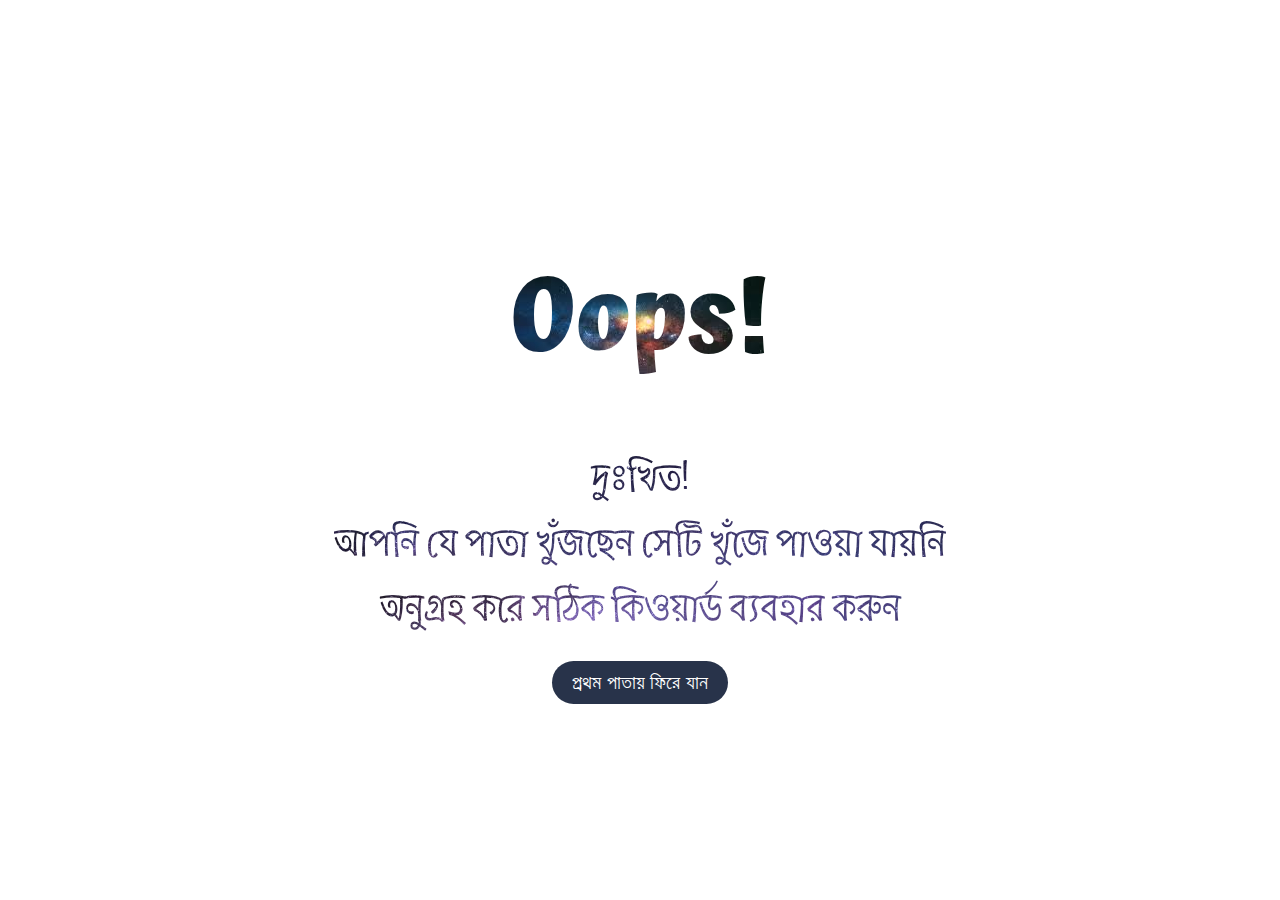
<file: 404_not_found_page/index.html>
<!DOCTYPE html>
<html lang="en-US">
    <head>
        <meta charset="UTF-8">
        <meta name="description" content="404 not found page">
        <meta name="keywords" content="HTMl, CSS">
        <meta name="author" content="Rakib Hasan">
        <meta name="viewport" content="width=device-width initial-scale=1.0">
        <meta http-equiv="X-UA-Compatible" content="ie=edge"> 
        <link href="https://fonts.googleapis.com/css?family=Atma:400,700&display=swap" rel="stylesheet"> 
        <link rel="icon" type="image/x-icon" href="icon.ico">
        <title>404 Not Found</title>
        <link rel="stylesheet" type="text/css" href="style.css">  
    </head>
    <body>
        <div class="total-area">
           <div class="text-area">
           <div class="main-heading-1">
              <div class="heading-image">
               <h1 id="mh1">Oops!</h1>
               </div>
           </div>
           <div class="sub-heading-image">
            <div class="sub-heading">
                <p>দুঃখিত!</p>
            </div>
            <div class="sub-heading-1">
                <p>আপনি যে পাতা খুঁজছেন সেটি খুঁজে পাওয়া যায়নি</p>
            </div>
            <div class="sub-heading-2">
                <p>অনুগ্রহ করে সঠিক কিওয়ার্ড ব্যবহার করুন</p>
            </div>
            </div>
            </div>
            <div class="btn">
                <a href="https://www.google.com/"><button type="button">প্রথম পাতায় ফিরে যান</button></a>
            </div>
        </div>
    </body>
</html>
</file>
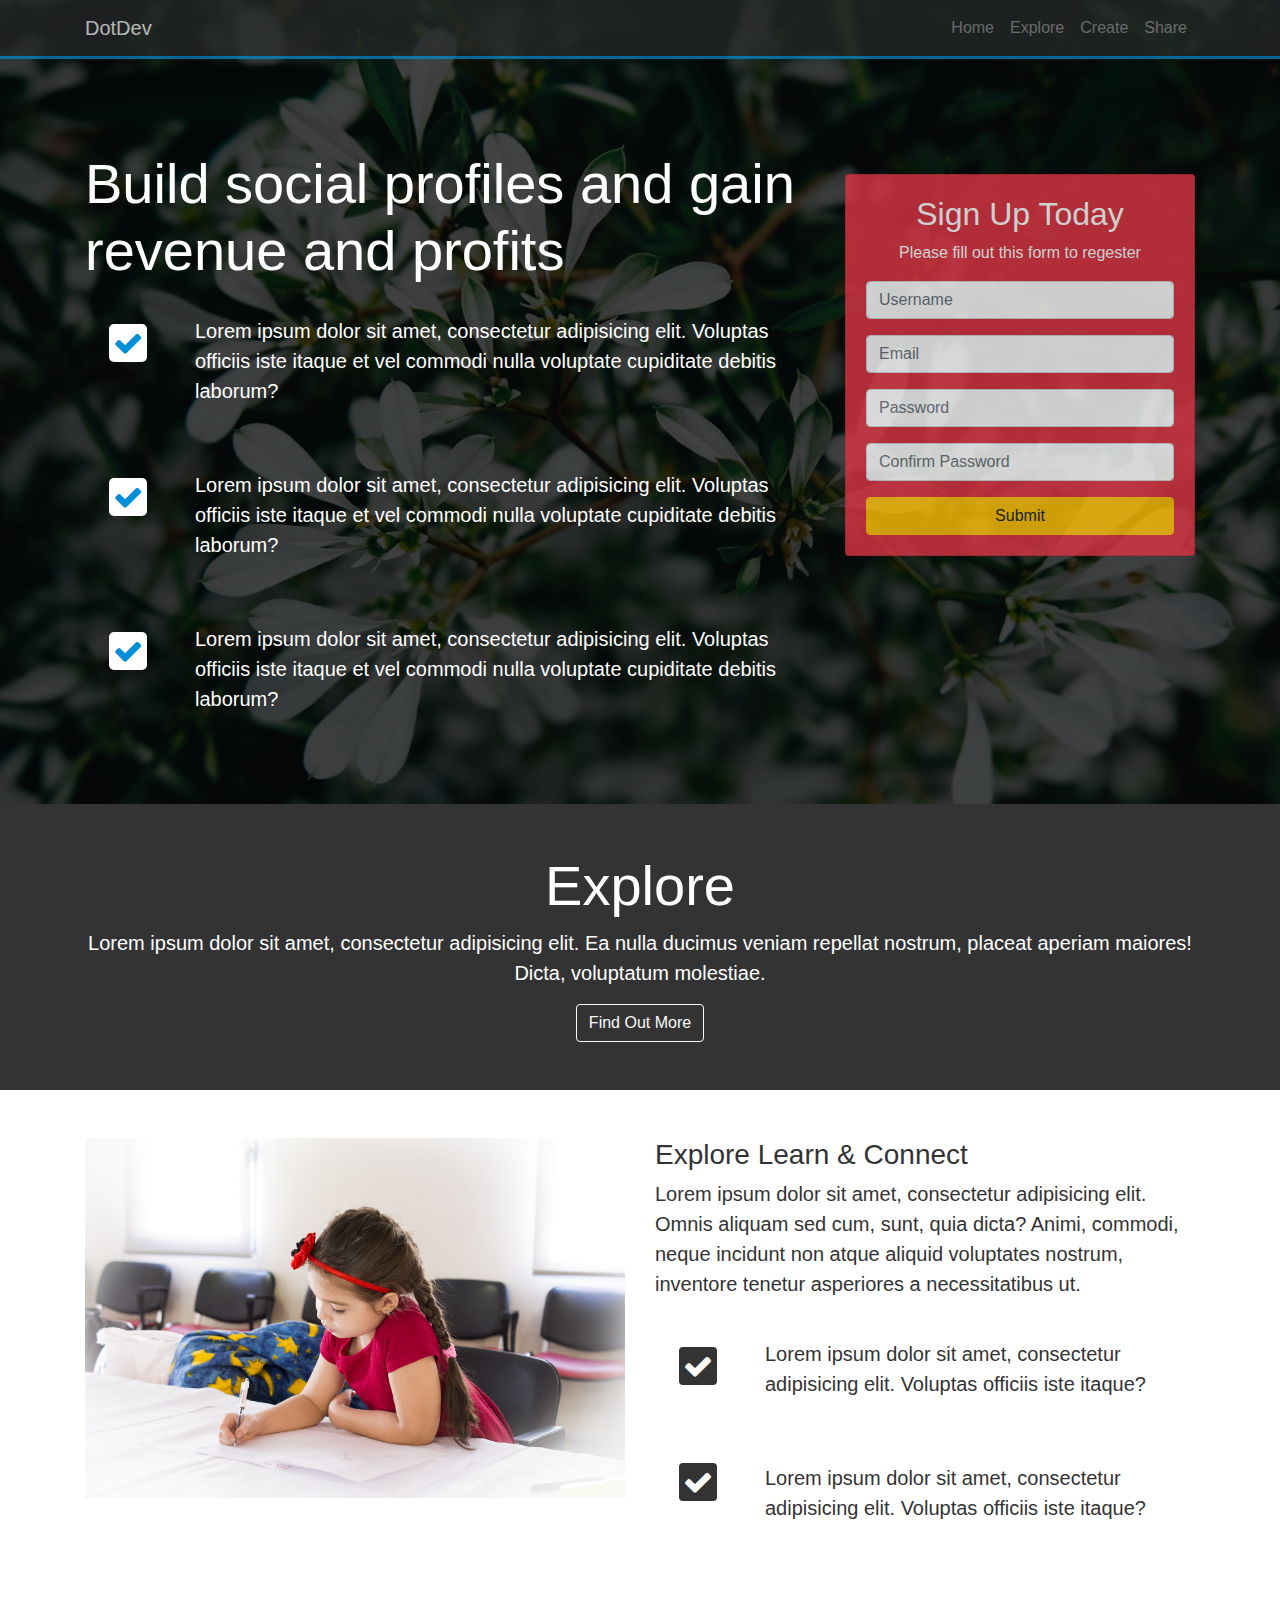
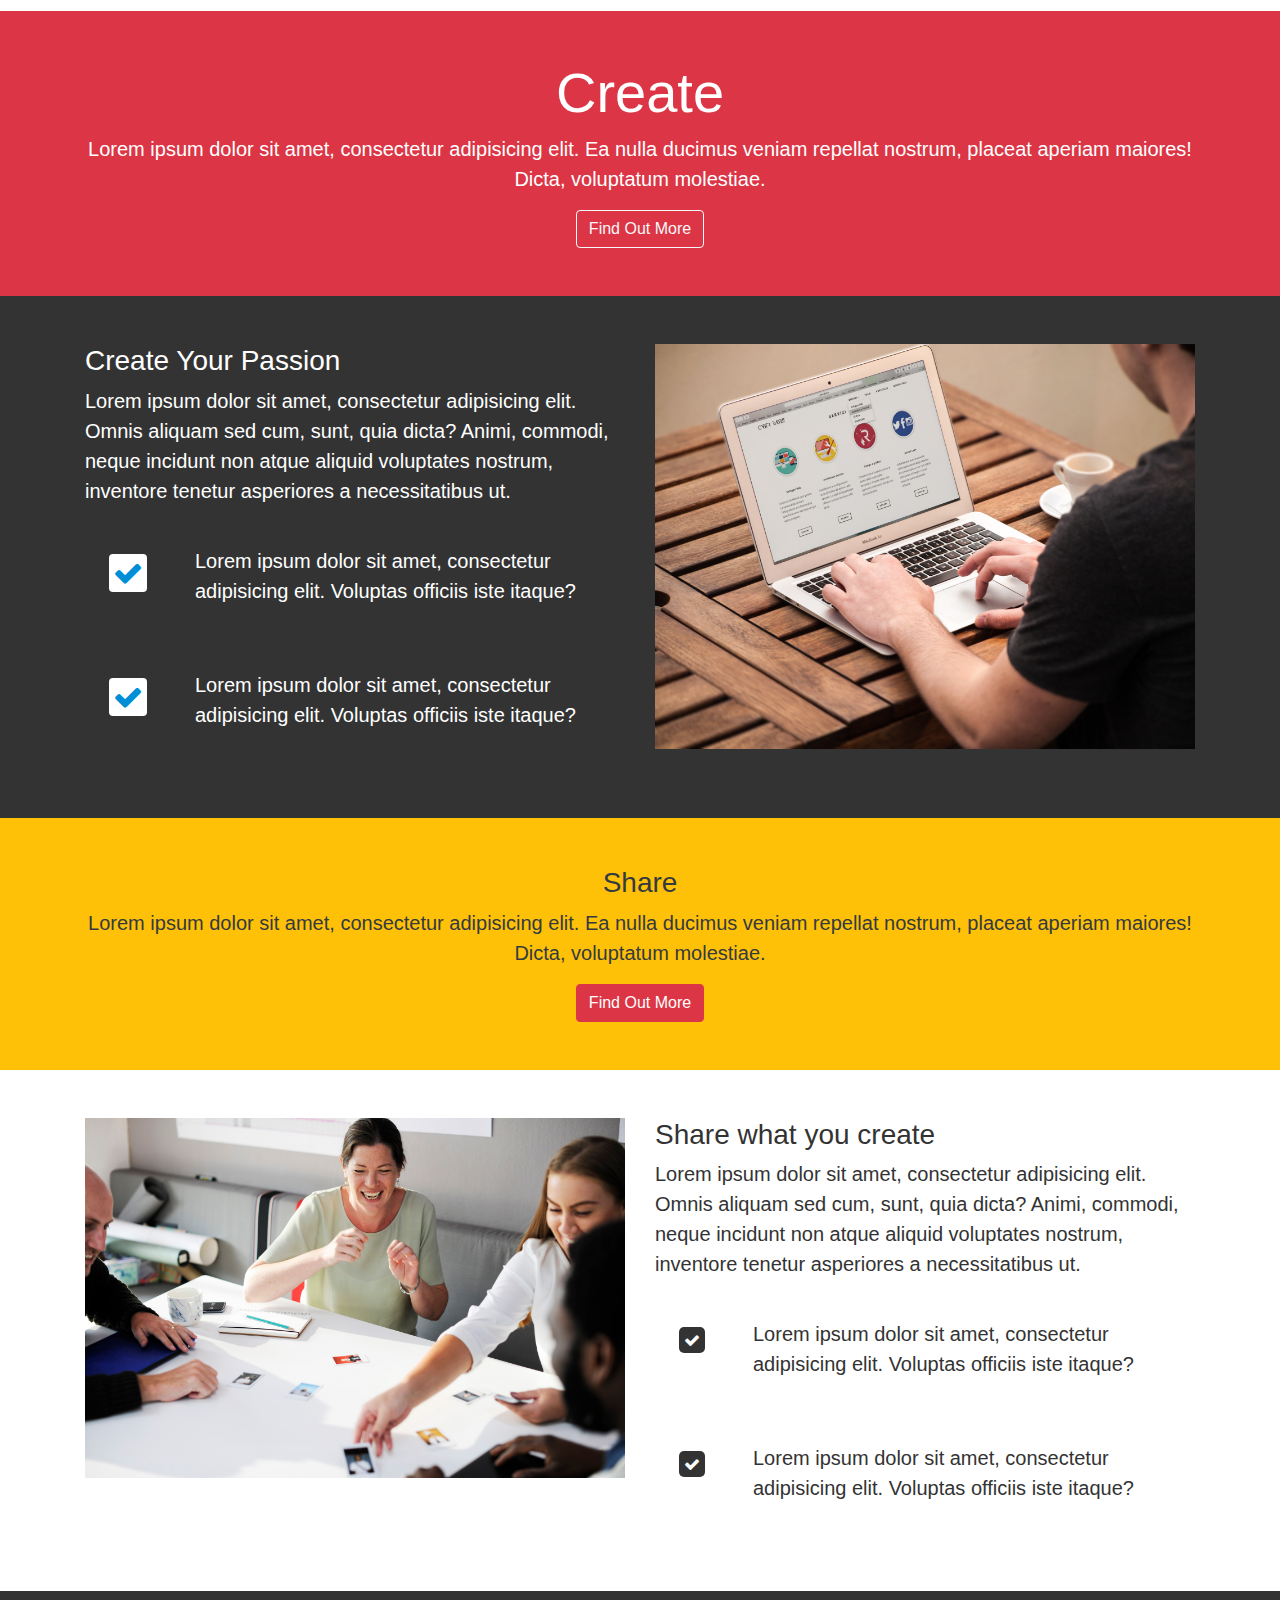
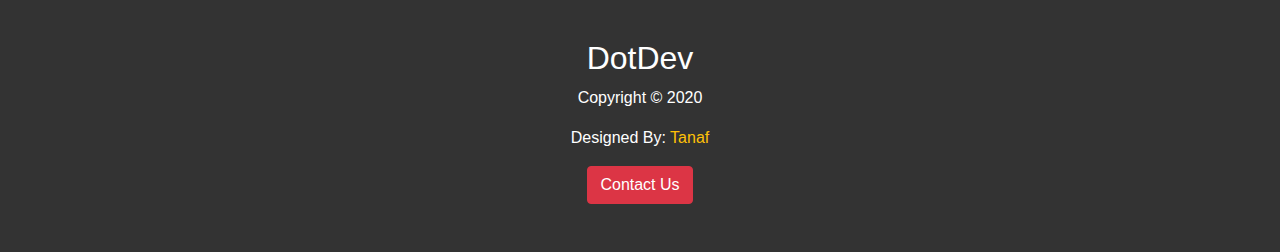
<file: dot_dev/index.html>
<!DOCTYPE html>
<html lang="en">
<head>
  <meta charset="UTF-8">
  <meta name="viewport" content="width=device-width, initial-scale=1.0">
  <meta http-equiv="X-UA-Compatible" content="ie=edge">
  <link rel="shortcut icon" type="image/x-icon" href="assets/img/m.png">
  <link rel="stylesheet" href="assets/css/font-awesome.min.css">
  <link rel="stylesheet" href="assets/css/bootstrap.css">
  <link rel="stylesheet" href="assets/css/style.css">
  <title>DotDev</title>
</head>
<body>
  <nav class="navbar navbar-dark navbar-expand-md fixed-top">
    <div class="container">
      <a class="navbar-brand" href="#">DotDev</a>
      <button class="navbar-toggler navbar-toggler-right"><span class="navbar-toggler-icon" type="button" data-toggle="collapse" data-target="#navbarNav"></span></button>
      <div class="collapse navbar-collapse text-center" id="navbarNav">
        <ul class="navbar-nav ml-auto">
          <li class="nav-item"><a class="nav-link" href="#home-top-section">Home</a></li>
          <li class="nav-item"><a class="nav-link" href="#explore-head-section">Explore</a></li>
          <li class="nav-item"><a class="nav-link" href="#create-head-section">Create</a></li>
          <li class="nav-item"><a class="nav-link" href="#share-head-section">Share</a></li>
        </ul>
      </div>
    </div>
  </nav>

  <!--HEAD SECTION-->

  <section id="home-top-section">
      <div class="dark-overlay">
          <div class="home-inner">
              <div class="container">
                  <div class="row">
                      <div class="col-lg-8 col-md-12 d-none d-sm-block">
                          <h1 class="display-4">Build <strong>social profiles</strong> and gain<br> revenue and <strong>profits</strong></h1>
                          <div class="d-flex flex-row">
                              <div class="p-4 align-self-start mt-2">
                                  <i class="fa fa-check"></i>
                              </div>
                              <div class="p-4 align-self-end">
                                  <p class="lead">Lorem ipsum dolor sit amet, consectetur adipisicing elit. Voluptas officiis iste itaque et vel commodi nulla voluptate cupiditate debitis laborum? </p>
                              </div>
                          </div>
                          <div class="d-flex flex-row">
                              <div class="p-4 align-self-start mt-2">
                                  <i class="fa fa-check"></i>
                              </div>
                              <div class="p-4 align-self-end">
                                  <p class="lead">Lorem ipsum dolor sit amet, consectetur adipisicing elit. Voluptas officiis iste itaque et vel commodi nulla voluptate cupiditate debitis laborum? </p>
                              </div>
                          </div>
                          <div class="d-flex flex-row">
                             <div class="p-4 mt-2 align-self-start">
                                 <i class="fa fa-check"></i>
                             </div>
                             <div class="p-4 align-self-end">
                                 <p class="lead">Lorem ipsum dolor sit amet, consectetur adipisicing elit. Voluptas officiis iste itaque et vel commodi nulla voluptate cupiditate debitis laborum? </p>
                             </div>
                          </div>
                      </div>
                      <div class="col-lg-4 col-md-12">
                         <div class="card bg-danger mt-4 card-form">
                            <div class="card-body text-center">
                                <h2>Sign Up Today</h2>   <p>Please fill out this form to regester</p>
                          <form>
                             <div class="form-group">
                                 <input class="form-control" type="text" placeholder="Username" name="user">
                             </div>
                             <div class="form-group">
                                 <input class="form-control" type="email" placeholder="Email" name="email">
                             </div>
                             <div class="form-group">
                                 <input class="form-control" type="password" placeholder="Password" name="pass1">
                             </div>
                             <div class="form-group">
                                 <input class="form-control" type="password" placeholder="Confirm Password" name="pass2">
                             </div>
                              <input class="btn btn-warning btn-block" type="submit" value="Submit">
                          </form>
                            </div>
                          </div>
                      </div>
                  </div>
              </div>
          </div>
      </div>
  </section>

  <!--EXPLORE-->

  <section id="explore-head-section">
      <div class="container">
          <div class="text-center py-5">
          <h1 class="display-4">Explore</h1>
          <p class="lead">Lorem ipsum dolor sit amet, consectetur adipisicing elit. Ea nulla ducimus veniam repellat nostrum, placeat aperiam maiores! Dicta, voluptatum molestiae.</p>
          <button class="btn btn-outline-light">Find Out More</button>
      </div>
      </div>
  </section>
  <section class="bg-explore py-5">
      <div class="container">
          <div class="row">
              <div class="col-md-12 col-lg-6 explore-img">
                  <img src="assets/img/explore.jpeg">
              </div>
              <div class="col-md-12 col-lg-6 ">
                  <h3>Explore Learn &amp; Connect</h3>
                  <p class="lead">Lorem ipsum dolor sit amet, consectetur adipisicing elit. Omnis aliquam sed cum, sunt, quia dicta? Animi, commodi, neque incidunt non atque aliquid voluptates nostrum, inventore tenetur asperiores a necessitatibus ut.</p>
                  <div class="d-flex flex-row">
                      <div class="p-4 mt-2">
                          <i class=" fa fa-check"></i>
                      </div>
                      <div class="p-4">
                          <p class="lead">Lorem ipsum dolor sit amet, consectetur adipisicing elit. Voluptas officiis iste itaque? </p>
                      </div>
                  </div>
                  <div class="d-flex flex-row">
                      <div class="p-4">
                          <i class="fa fa-check"></i>
                      </div>
                      <div class="p-4">
                          <p class="lead">Lorem ipsum dolor sit amet, consectetur adipisicing elit. Voluptas officiis iste itaque? </p>
                      </div>
                  </div>
              </div>
          </div>
      </div>
  </section>
  <section id="create-head-section" class="bg-danger">
      <div class="container text-center py-5">
          <h2 class="display-4">Create</h2>
          <p class="lead">Lorem ipsum dolor sit amet, consectetur adipisicing elit. Ea nulla ducimus veniam repellat nostrum, placeat aperiam maiores! Dicta, voluptatum molestiae.</p>
          <button class="btn btn-outline-light">Find Out More</button>
      </div>
  </section>
  <section class="bg-create">
      <div class="container py-5">
          <div class="row">
              <div class="col-md-12 col-lg-6">
                 <h3>Create Your Passion</h3>
                 <p class="lead">Lorem ipsum dolor sit amet, consectetur adipisicing elit. Omnis aliquam sed cum, sunt, quia dicta? Animi, commodi, neque incidunt non atque aliquid voluptates nostrum, inventore tenetur asperiores a necessitatibus ut.</p>
                  <div class="d-flex flex-row">
                      <div class="p-4 mt-2">
                          <i class="fa fa-check"></i>
                      </div>
                      <div class="p-4">
                          <p class="lead">Lorem ipsum dolor sit amet, consectetur adipisicing elit. Voluptas officiis iste itaque? </p>
                      </div>
                  </div>
                  <div class="d-flex flex-row">
                      <div class="p-4 mt-2">
                          <i class="fa fa-check"></i>
                      </div>
                      <div class="p-4">
                          <p class="lead">Lorem ipsum dolor sit amet, consectetur adipisicing elit. Voluptas officiis iste itaque? </p>
                      </div>
                  </div>
              </div>
              <div class="col-md-12 col-lg-6 create-img">
                  <img src="assets/img/create.jpeg">
              </div>
          </div>
      </div>
  </section>
  <section id="share-head-section" class="bg-warning text-dark">
      <div class="container text-center py-5">
          <h3>Share</h3>
          <p class="lead">Lorem ipsum dolor sit amet, consectetur adipisicing elit. Ea nulla ducimus veniam repellat nostrum, placeat aperiam maiores! Dicta, voluptatum molestiae.</p>
          <button class="btn btn-danger">Find Out More</button>
      </div>
  </section>
  <section class="bg-share py-5">
      <div class="container">
          <div class="row">
              <div class="col-md-12 col-lg-6 share-img">
                  <img src="assets/img/share.jpeg">
              </div>
              <div class="col-md-12 col-lg-6">
                 <h3>Share what you create</h3>
                 <p class="lead">Lorem ipsum dolor sit amet, consectetur adipisicing elit. Omnis aliquam sed cum, sunt, quia dicta? Animi, commodi, neque incidunt non atque aliquid voluptates nostrum, inventore tenetur asperiores a necessitatibus ut.</p>
                  <div class="d-flex flex-row">
                      <div class="p-4 mt-2">
                          <i class="fa fa-check"></i>
                      </div>
                      <div class="p-4">
                          <p class="lead">Lorem ipsum dolor sit amet, consectetur adipisicing elit. Voluptas officiis iste itaque? </p>
                      </div>
                  </div>
                  <div class="d-flex flex-row">
                      <div class="p-4 mt-2">
                          <i class="fa fa-check"></i>
                      </div>
                      <div class="p-4">
                          <p class="lead">Lorem ipsum dolor sit amet, consectetur adipisicing elit. Voluptas officiis iste itaque? </p>
                      </div>
                  </div>
              </div>
          </div>
      </div>
  </section>
  <footer class="text-center py-5">
      <div class="container">
          <h2>DotDev</h2>
          <p>Copyright &copy; 2020</p>
          <p>Designed By: <span class="text-warning">Tanaf</span></p>
          <button class="btn btn-danger" data-toggle="modal" data-target="#contact-modal">Contact Us</button>
          <div class="modal text-light" id="contact-modal">
              <div class="modal-dialog">
                  <div class="modal-content bg-dark">
                      <div class="modal-header">
                          <h5 class="modal-title">Contact</h5>
                          <button class="close text-light" data-dismiss="modal">&times;</button>
                      </div>
                      <div class="modal-body">
                          <form class="text-left">
                              <div class="form-group">
                                  <label for="name">Name</label>
                                  <input class="form-control" id="name" type="text">
                              </div>
                              <div class="form-group">
                                  <label for="mail">Email</label>
                                  <input class="form-control" id="mail" type="email">
                              </div>
                              <div class="form-group">
                                  <label for="msg"></label>
                                  <textarea class="form-control" id="msg"></textarea>
                              </div>
                              <input class="btn btn-danger" type="submit" value="Submit">
                          </form>
                      </div>
                  </div>
              </div>
          </div>
      </div>
  </footer>



  <script src="assets/js/jquery.min.js"></script>
  <script src="assets/js/popper.min.js"></script>
  <script src="assets/js/bootstrap.min.js"></script>
</body>
</html>
</file>
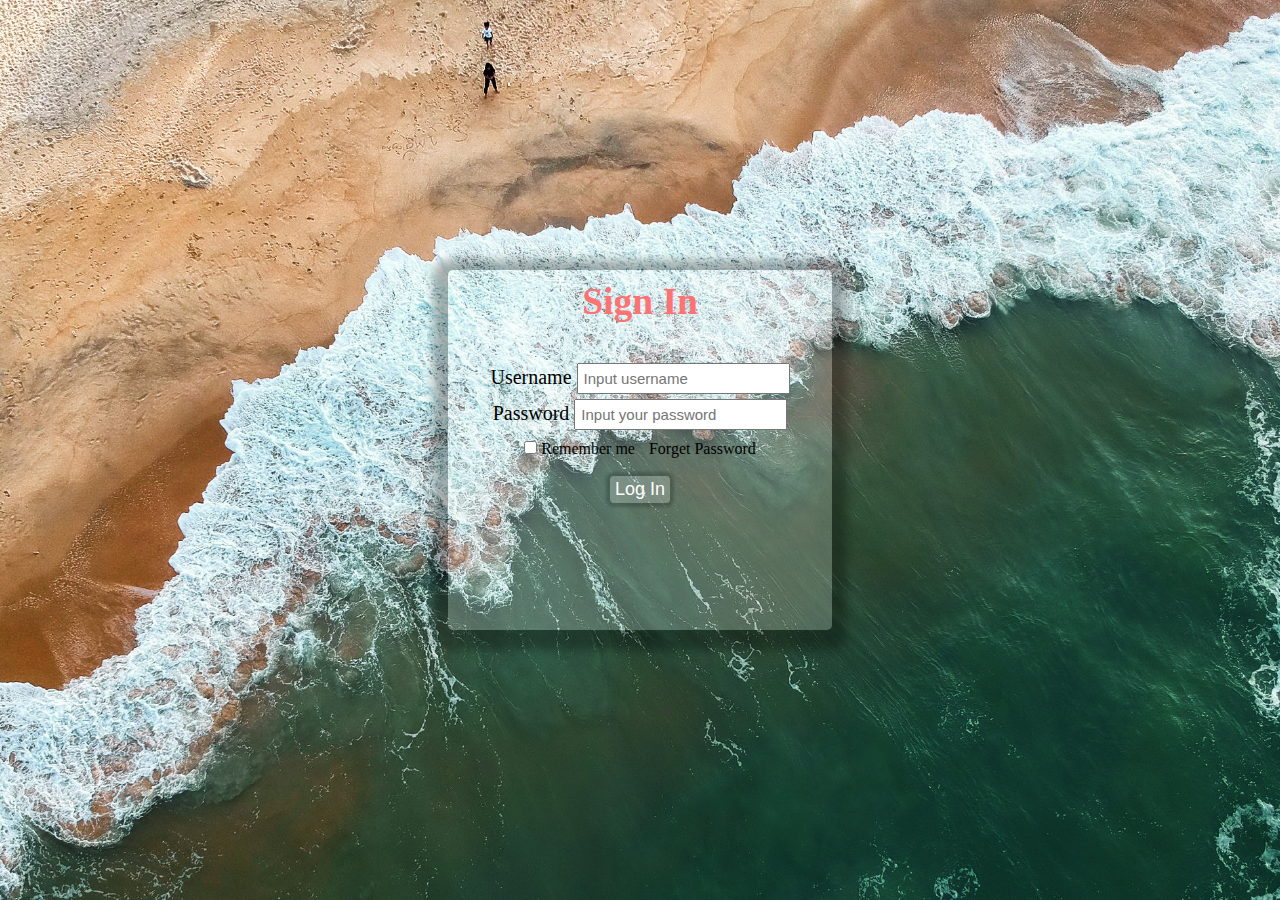
<file: login_page_1/index.html>
<!DOCTYPE html>
<html lang="en">
<head>
  <meta charset="UTF-8">
  <meta name="description" content="Log in page design with css and html">
  <meta name="keywords" content="HTML, CSS">
  <meta name="auther" content="Rakib Hasan">
  <meta name="viewport" content="width=device-width, initial-scale=1.0">
  <meta http-equiv="X-UA-Compatible" content="ie=edge">
  <title>Sign In</title>
  <link rel="stylesheet" type="text/css" href="style.css">
</head>
<body>

  <div class="back">
    <div class="signin-box">
      <div class="signin-text">
        <h2>Sign In</h2>
      </div>
      <form>
      <div class="info">
        <div class="username">
          <label for="username">Username</label>
          <input type="text" id="username" placeholder="Input username">
        </div>
        <div class="password">
          <label for="pass">Password</label>
          <input type="password" id="pass" placeholder="Input your password ">
        </div>
        <div class="remember">
          <input type="checkbox" id="check">
          <label for="check">Remember me</label>
          <a href="#"> Forget Password</a>
        </div>
        <div class="submit">
          <input type="submit" value="Log In">
        </div>
      </div>
      </form>
    </div>
  </div>
</body>
</html>
</file>
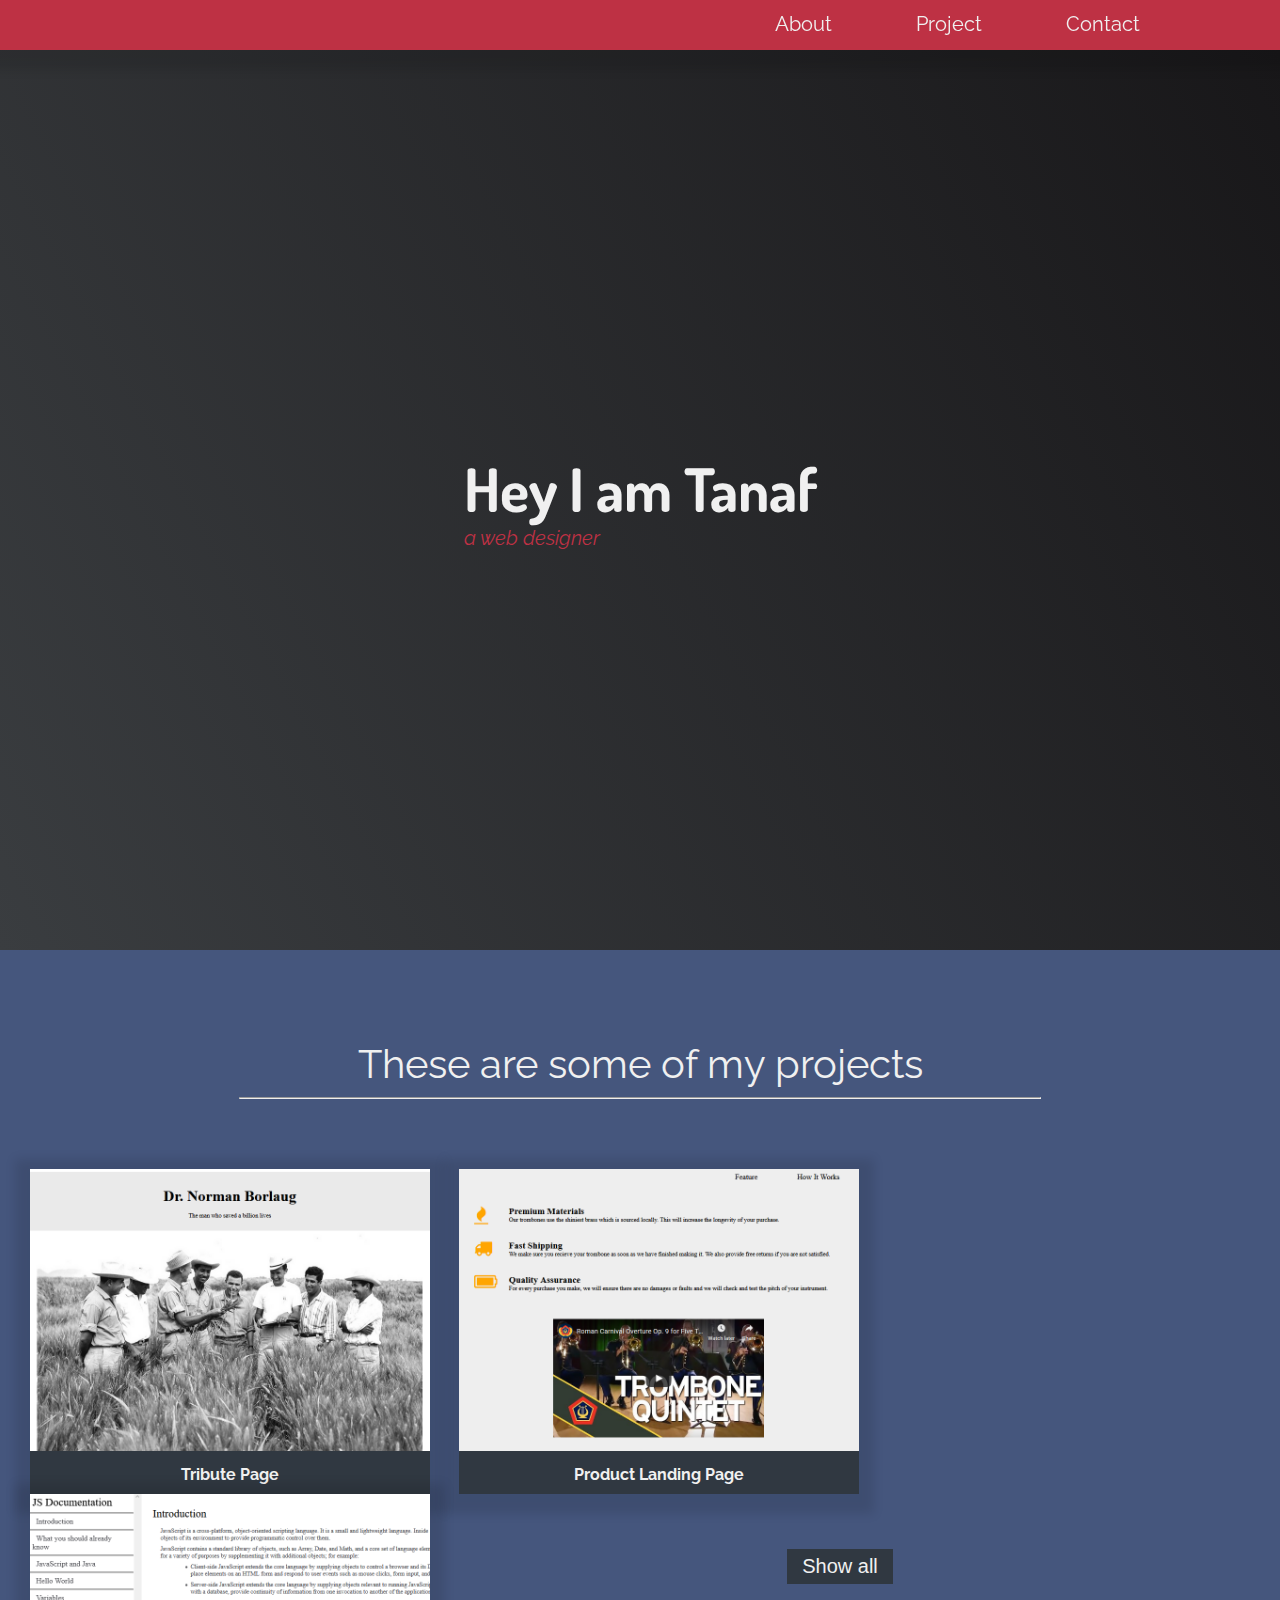
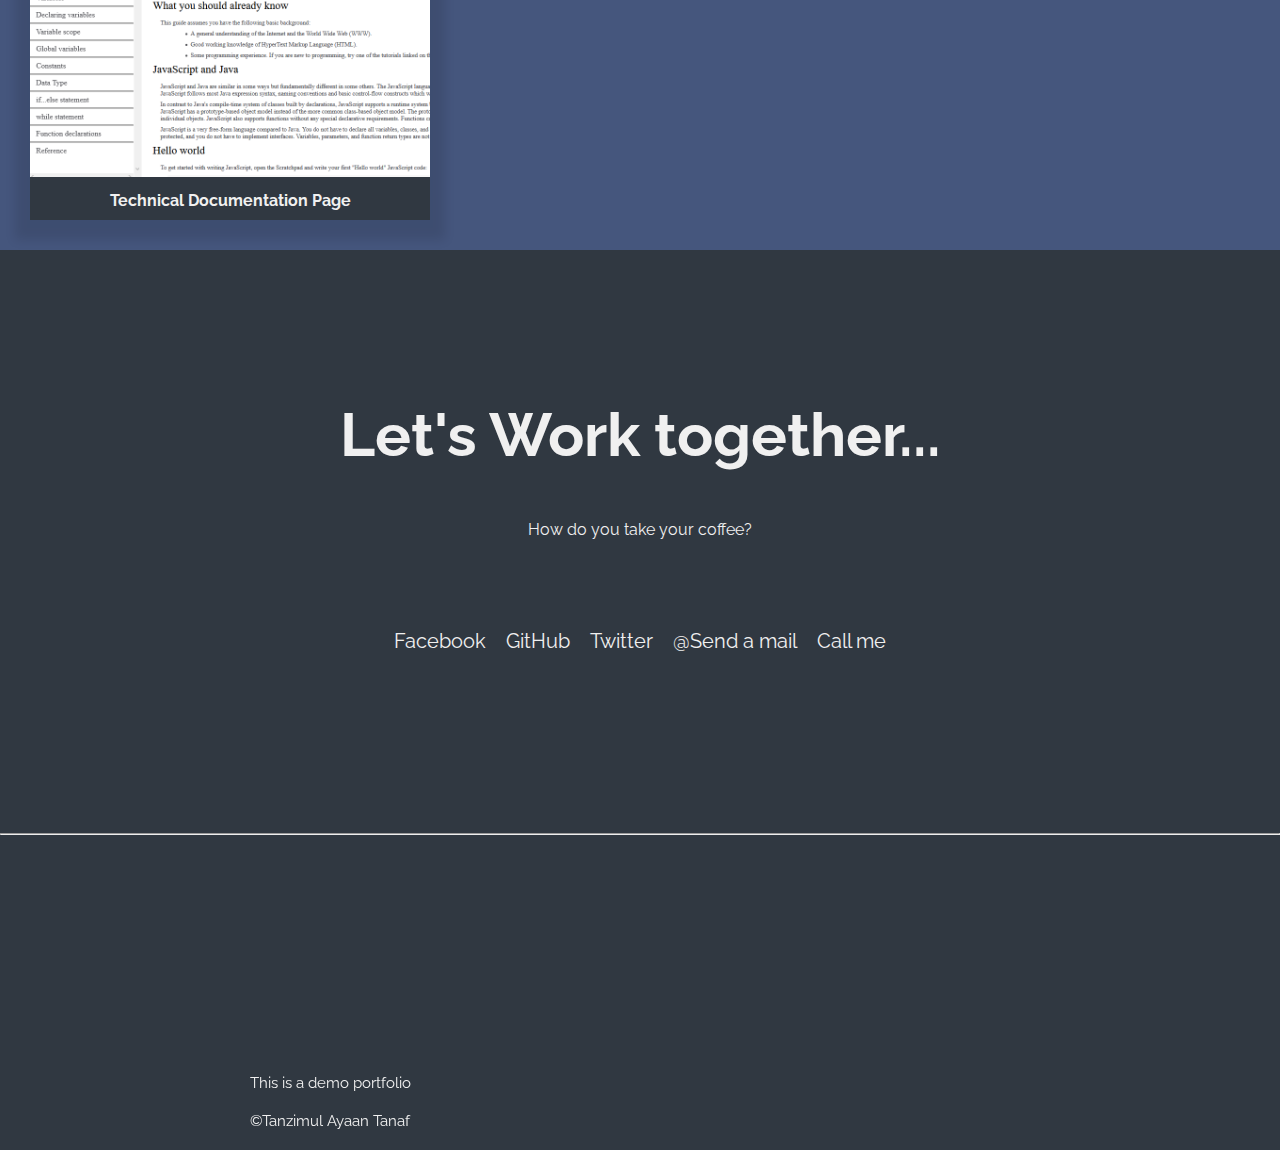
<file: Portfolio/index.html>
<!DOCTYPE html>
<html lang="en">
<head>
    <meta charset="UTF-8">
    <title>Tanzimul Ayaan Tanaf</title>
    <link rel="stylesheet" type="text/css" href="style.css">
    
   <link href="https://fonts.googleapis.com/css?family=Bellota+Text|Dosis|Raleway:400,400i,700,700i&display=swap" rel="stylesheet">
</head>
<body>
    
    <div class="area">
        <header>
            <nav id="navbar">
                <ul>
                    <li><a href="#">About</a></li>
                    <li><a href="#">Project</a></li>
                    <li><a href="#">Contact</a></li>
                </ul>
            </nav>
        </header>
        <div id="welcome-section">
            <div class="welcome-area">
                <h1>Hey I am Tanaf</h1>
                <span>a web designer</span>
            </div>
        </div>
        <div class="pro-area">
        <div id="projects">
            <p>These are some of my projects</p><hr>
            <div class="project-tile">
                <div class="project1">
                    <figure>
                       <a href="https://codepen.io/tanaf/full/vYORYYY" target="_blank">
                        <img src="assets/2.png">
                        <figcaption><i class="fas "> </i>Tribute Page</figcaption>
                        </a>
                    </figure>
                </div>
                <div class="project1">
                    <figure >
                       <a href="https://codepen.io/tanaf/full/PoqRyMq" target="_blank">
                            <img src="assets/1.png">
                            <figcaption>Product Landing Page</figcaption>
                        </a>
                    </figure>
                </div>
                    <div class="project1">
                    <figure class="pro">
                       <a href="https://codepen.io/tanaf/full/mdJxNrw" target="_blank">
                            <img src="assets/3.png">
                            <figcaption>Technical Documentation Page</figcaption>
                        </a>
                    </figure>
                    </div>
            </div>
            <div class="btn">
                        <button type="button">
                            Show all
                        </button>
                    </div>
        </div>
        </div>
        <div class="link-area">
            <div class="link-area-head">
                <div class="lah1">
                <p>Let's Work together...</p></div><br>
                
            </div>
            <div class="offer">
                <p>How do you take your coffee?</p>
            </div>
            <div id="profile-link">
                <ul>
                    <li><a href="#">Facebook</a></li>
                    <li><a href="#">GitHub</a></li>
                    <li><a href="#">Twitter</a></li>
                    <li><a href="#">@Send a mail</a></li>
                    <li><a href="#">Call me</a></li>
                </ul>
            </div>
            <hr>
            <footer>
                <p>This is a demo portfolio</p>
                <p>&copy;Tanzimul Ayaan Tanaf</p>
            </footer>
        </div>
    </div>
</body>
</html>
</file>
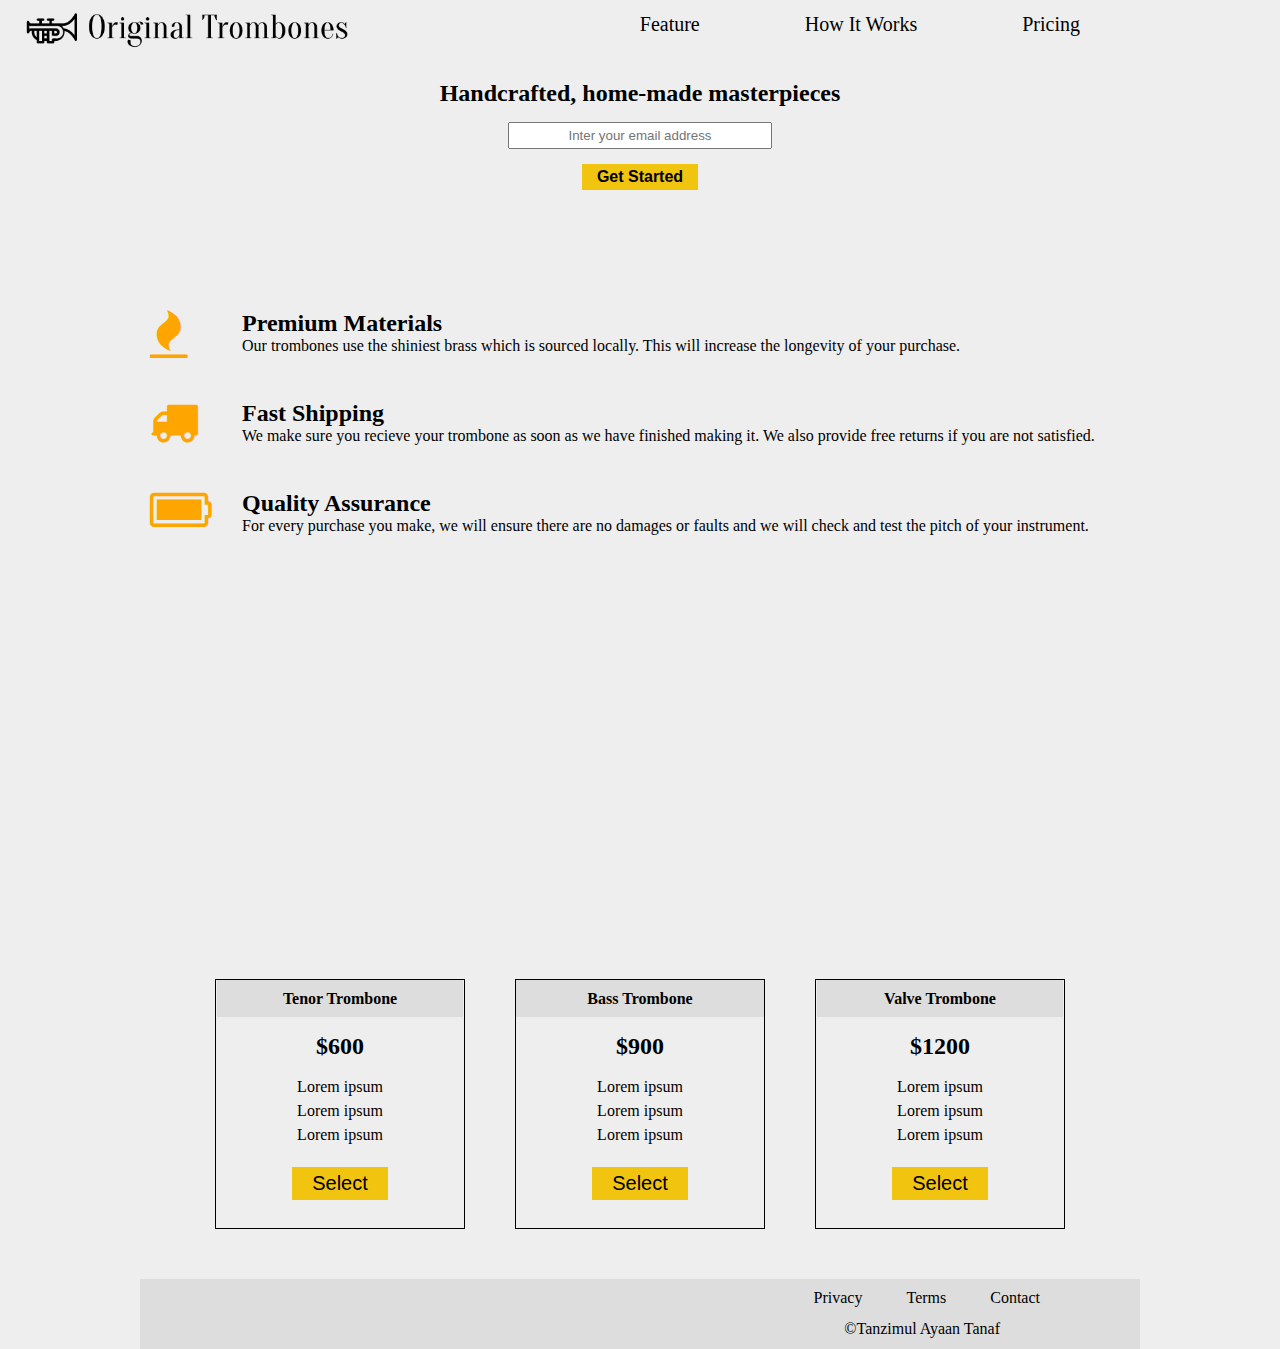
<file: Product Landing Page/index.html>
<!DOCTYPE html>
<html lang="en">
<head>
    <meta charset="UTF-8">
    <title>Document</title>
    <link rel="stylesheet" type="text/css" href="style.css">
    <link rel="stylesheet" href="https://maxcdn.bootstrapcdn.com/font-awesome/4.6.3/css/font-awesome.min.css">
</head>
<body>
        <div class="head-area">
      <header id="header">
     
        <img id="header-img" src="original_trombones.png">
        <nav id="nav-bar">
            <ul>
                <li><a class="nav-link" href="#features">Feature</a></li>
                <li><a class="nav-link" href="#video">How It Works</a></li>
                <li><a class="nav-link" href="#pricing">Pricing</a></li>
            </ul>
        </nav>
        
    </header>
    </div>
    <div class="subscription">
        <form id="form" action="https://www.freecodecamp.org/email-submit" method="get">
            <h2>Handcrafted, home-made masterpieces</h2>
            <input type="email" id="email" placeholder="Inter your email address">
            <br>
            <input id="submit" type="submit" value="Get Started"> 
        </form>
    </div>
    <div class="container">
        <section id="features">
            <div class="article">
                <div class="icon">
                    <i class="fa fa-3x fa-fire"></i>
                    <br>
                    <i class="fa fa-3x fa-truck"></i>
                    <br>
                    <i class="fa fa-3x fa-battery-full"></i>
                </div>
                <div class="text-area">
                    <div class="text"><h2>Premium Materials</h2>
                <span>Our trombones use the shiniest brass which is sourced locally. This will increase the longevity of your purchase.</span>
                </div>
                <div class="text">
                <h2>Fast Shipping</h2>
                <span>We make sure you recieve your trombone as soon as we have finished making it. We also provide free returns if you are not satisfied. </span>
                </div>
                <div class="text">
                <h2>Quality Assurance</h2>
                <span>For every purchase you make, we will ensure there are no damages or faults and we will check and test the pitch of your instrument.  </span>
                </div>
                </div>
            </div>
        </section>       
    </div>
    <div id="vido">
        <iframe id="video" width="560" height="315" src="https://www.youtube.com/embed/y8Yv4pnO7qc" frameborder="0" allow="accelerometer; autoplay; encrypted-media; gyroscope; picture-in-picture" allowfullscreen></iframe>
    </div>  
   <div id="pricing">
     <div class="flex-container">
        <div class="flex-1">
            <span class="sp1">Tenor Trombone</span>
            <h2>$600</h2>
            <p>Lorem ipsum</p>
            <p>Lorem ipsum</p>
            <p>Lorem ipsum</p>
            <button class="btn">Select</button>
        </div>
                <div class="flex-1">
            <span class="sp2">Bass Trombone</span>
            <h2>$900</h2>
            <p>Lorem ipsum</p>
            <p>Lorem ipsum</p>
            <p>Lorem ipsum</p>
            <button class="btn">Select</button>
        </div>
                <div class="flex-1">
            <span class="sp3">Valve Trombone</span>
            <h2>$1200</h2>
            <p>Lorem ipsum</p>
            <p>Lorem ipsum</p>
            <p>Lorem ipsum</p>
            <button class="btn">Select</button>
        </div>
    </div>  
    </div> 
    <footer>
        <div class="footer-link">
            <div class="footer-area">
               <ul>
                <li><a href="#">Privacy</a></li>
                <li><a href="#">Terms</a></li>
                <li><a href="#">Contact</a></li>
            </ul>
            <br>
            <div class="copyright">
                &copy;Tanzimul Ayaan Tanaf
            </div>
            </div>
        </div>
    </footer>
</body>
</html>
</file>
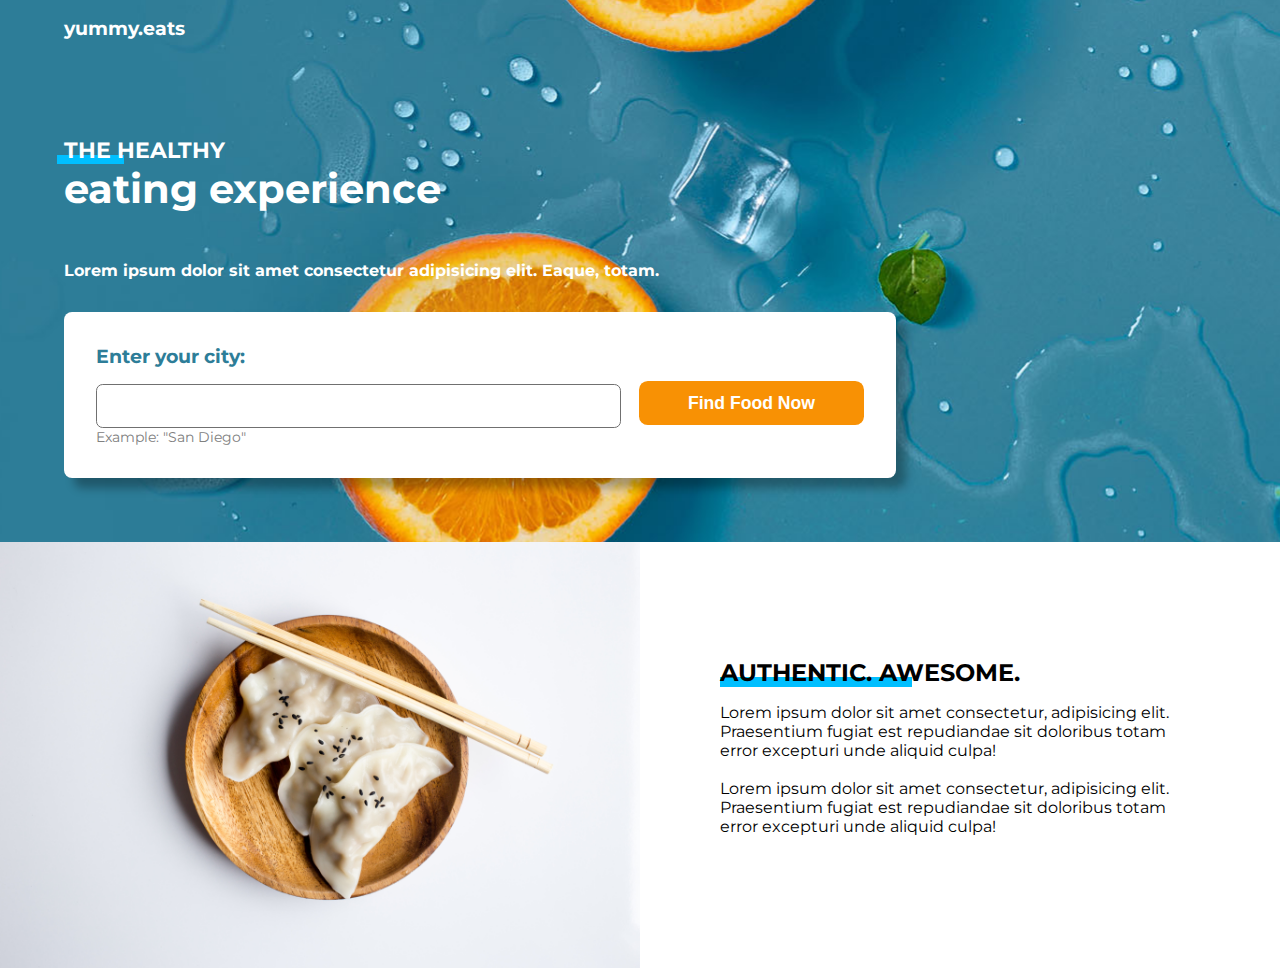
<file: project_yummy.eats/index.html>
<!DOCTYPE html>
<html lang="en">
<head>
    <meta charset="UTF-8">
    <meta name="viewport" content="width=device-width, initial-scale=1.0">
    <title>Project</title>
    <link rel="stylesheet" href="css/main.css">
</head>
<body>
    <div class="hero-bg">
        <section class="top">
            <header>
                <a href="#">yummy.eats</a>
            </header>

            <h1><span>The healthy</span> eating experience</h1>

            <p>Lorem ipsum dolor sit amet consectetur adipisicing elit. Eaque, totam.</p>

            <div class="form-container">
                <form action="">
                    <div class="form-left">
                        <label for="city">Enter your city:
                        </label>
                        <input type="text" name="city" id="city">
                        <p>Example: "San Diego"</p>
                    </div>

                    <input type="button" value="Find Food Now">
                </form>
            </div>
        </section>
    </div>
    <section class="authentic">
        <div class="right-col">
            <h2>Authentic. Awesome.</h2>
            <p>Lorem ipsum dolor sit amet consectetur, adipisicing elit. Praesentium fugiat est repudiandae sit doloribus totam error excepturi unde aliquid culpa!<br><br>
            Lorem ipsum dolor sit amet consectetur, adipisicing elit. Praesentium fugiat est repudiandae sit doloribus totam error excepturi unde aliquid culpa!
           
            </p>
        </div>
        <img src="image/food.jpg" alt="Picture of food in a bowl">
    </section>
</body>
</html>
</file>
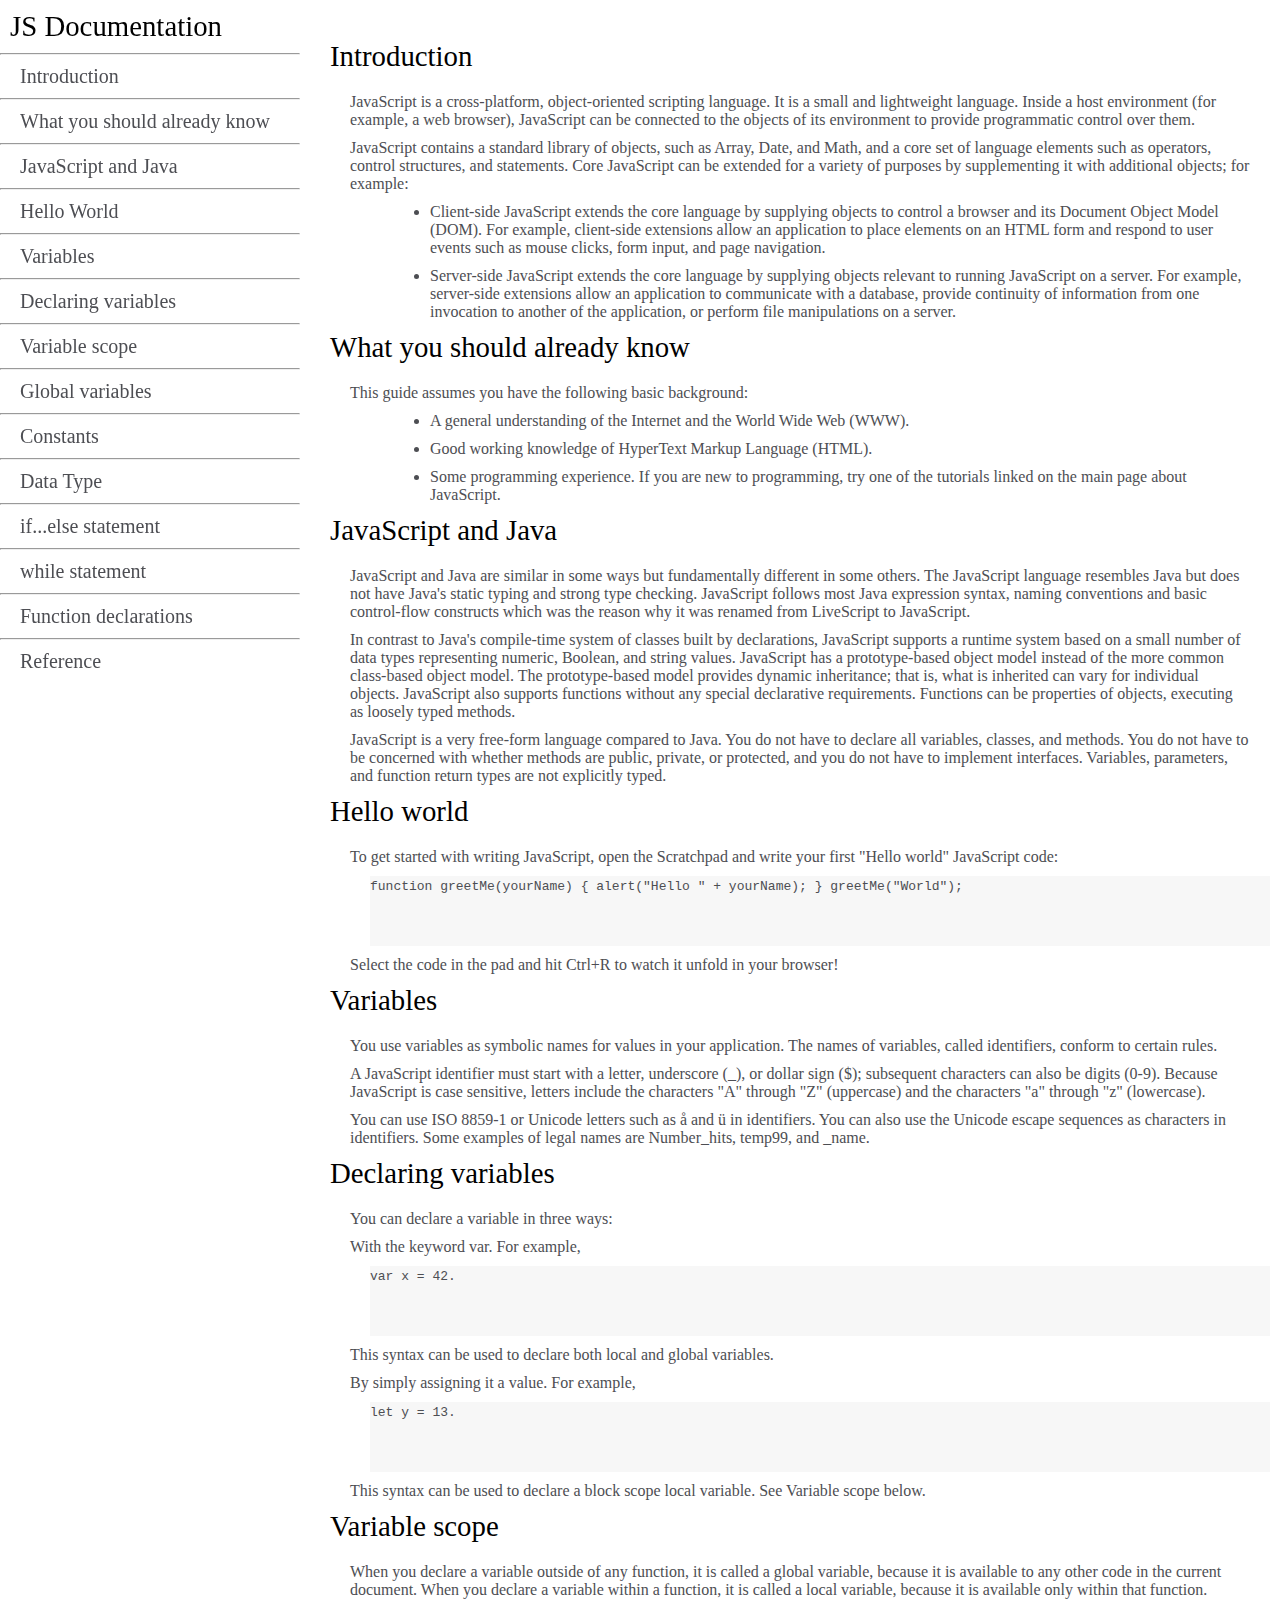
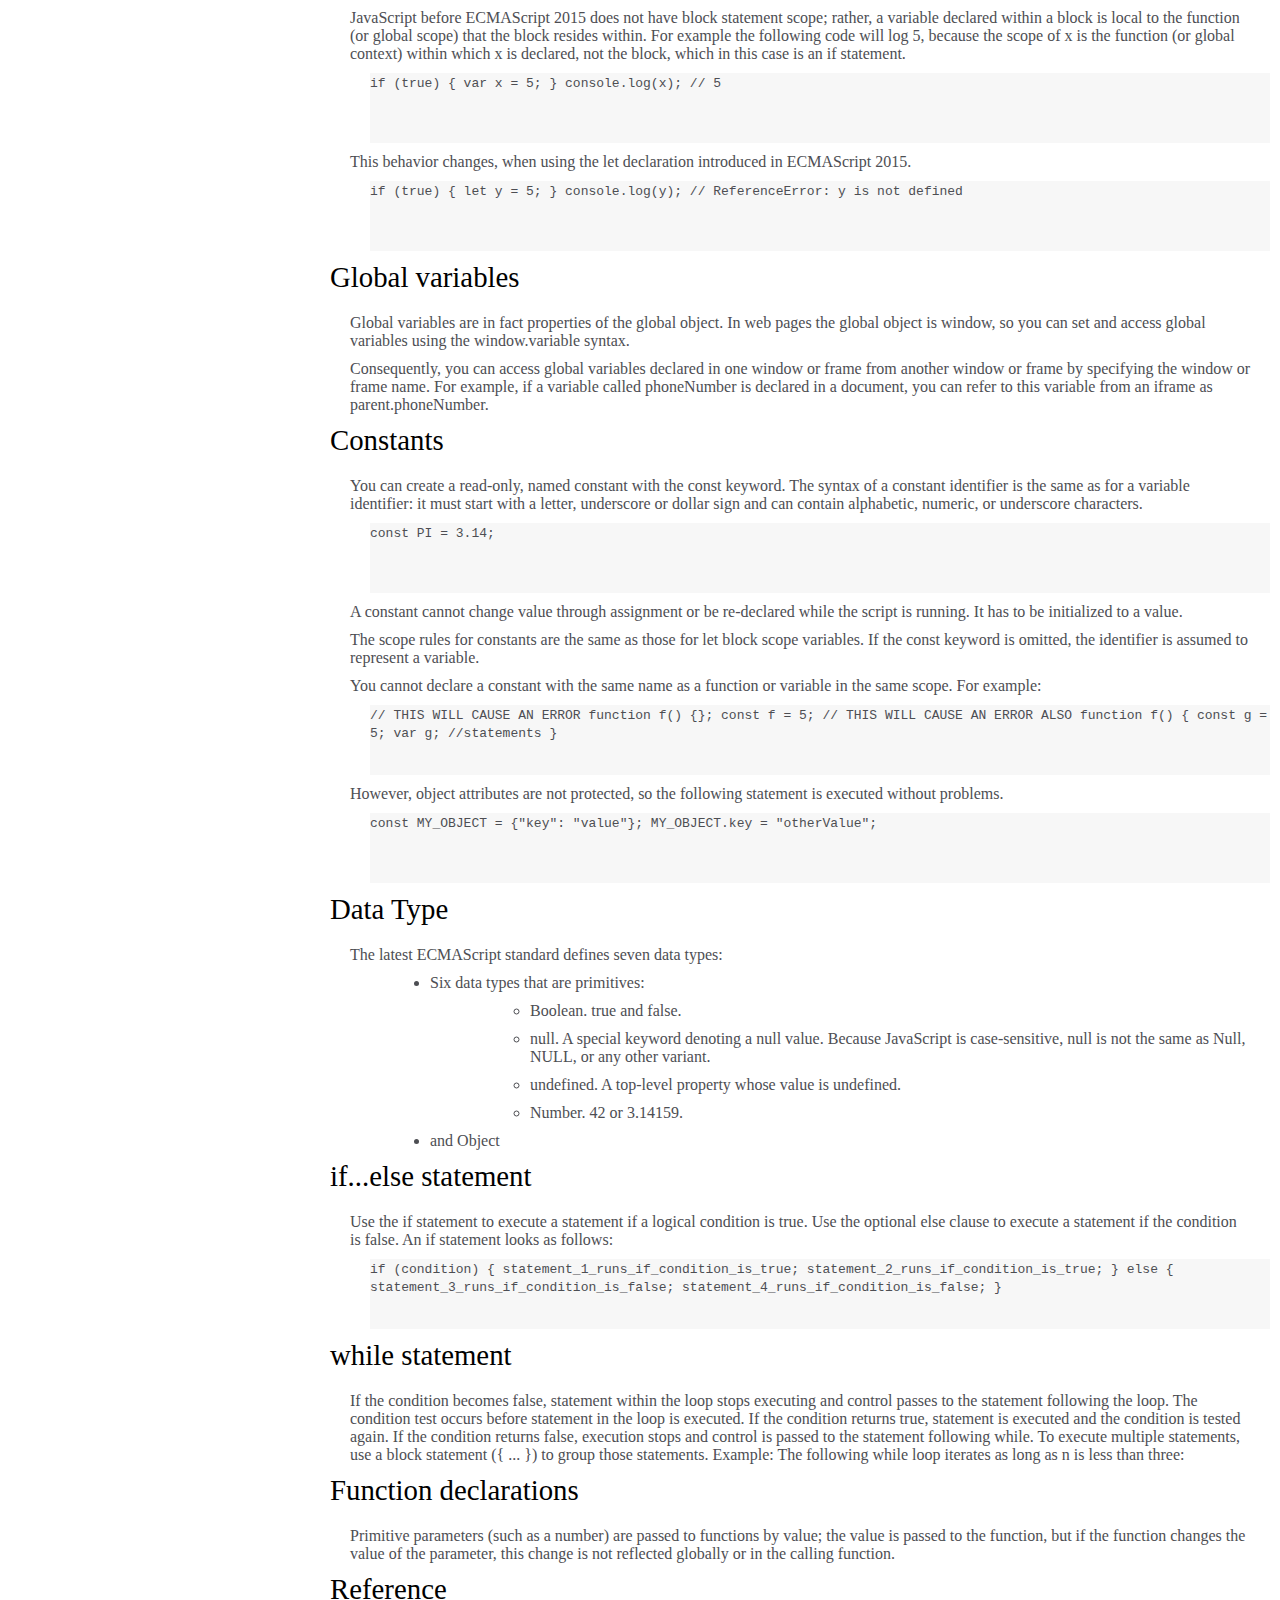
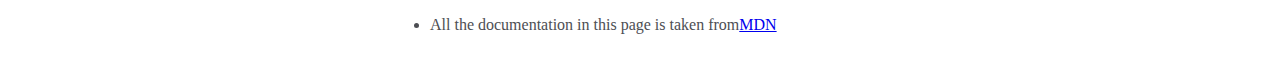
<file: Technical Documentation Page/index.html>
<!DOCTYPE html>
<html lang="en">
<head>
    <meta charset="UTF-8">
    <title>Document</title>
    <link rel="stylesheet" type="text/css" href="style.css">
</head>
<body>
    <div class="total-area">
       <div class="navigation">
        <nav id="navbar">
            <header>JS Documentation</header><hr>
            <div class="nav-area">
                <ul>
                    <li><a class="nav-link" href="#Introduction">Introduction</a></li><hr>
                    <li><a class="nav-link" href="#What_you_should_already_know">What you should already know</a></li><hr>
                    <li><a class="nav-link" href="#JavaScript_and_Java">JavaScript and Java</a></li><hr>
                    <li><a class="nav-link" href="#Hello_World">Hello World</a></li><hr>
                    <li><a class="nav-link" href="#Variables">Variables</a></li><hr>
                    <li><a class="nav-link" href="#Declaring_variables">Declaring variables</a></li><hr>
                    <li><a class="nav-link" href="#Variable_scope">Variable scope</a></li><hr>
                    <li><a class="nav-link" href="#Global_variables">Global variables</a></li><hr>
                    <li><a class="nav-link" href="#Constants">Constants</a></li><hr>
                    <li><a class="nav-link" href="#Data_Type">Data Type</a></li><hr>
                    <li><a class="nav-link" href="#if...else_statement">if...else statement</a></li><hr>
                    <li><a class="nav-link" href="#while_statement">while statement</a></li><hr>
                    <li><a class="nav-link" href="#Function_declarations">Function declarations</a></li><hr>
                    <li><a class="nav-link" href="#Reference">Reference</a></li>
                </ul>
            </div>
        </nav>
    </div>
    <div class="main-area">
        <main id="main-doc">
            <section class="main-section" id="Introduction">
                <header>Introduction</header>
                <p>JavaScript is a cross-platform, object-oriented scripting language. It is a small and lightweight language. Inside a host environment (for example, a web browser), JavaScript can be connected to the objects of its environment to provide programmatic control over them. </p>
                <p>JavaScript contains a standard library of objects, such as Array, Date, and Math, and a core set of language elements such as operators, control structures, and statements. Core JavaScript can be extended for a variety of purposes by supplementing it with additional objects; for example: </p>
                <ul>
                    <li>Client-side JavaScript extends the core language by supplying objects to control a browser and its Document Object Model (DOM). For example, client-side extensions allow an application to place elements on an HTML form and respond to user events such as mouse clicks, form input, and page navigation. </li>
                    <li>
                        Server-side JavaScript extends the core language by supplying objects relevant to running JavaScript on a server. For example, server-side extensions allow an application to communicate with a database, provide continuity of information from one invocation to another of the application, or perform file manipulations on a server. 
                    </li>
                </ul>
            </section>
            <section class="main-section" id="What_you_should_already_know">
                <header>What you should already know</header>
                <p>This guide assumes you have the following basic background:</p>
                <ul>
                    <li>A general understanding of the Internet and the World Wide Web (WWW). </li>
                    <li>Good working knowledge of HyperText Markup Language (HTML).</li>
                    <li>Some programming experience. If you are new to programming, try one of the tutorials linked on the main page about JavaScript. </li>
                </ul>
            </section>
            <section class="main-section" id="JavaScript_and_Java">
                <header>JavaScript and Java</header>
            <p>JavaScript and Java are similar in some ways but fundamentally different in some others. The JavaScript language resembles Java but does not have Java's static typing and strong type checking. JavaScript follows most Java expression syntax, naming conventions and basic control-flow constructs which was the reason why it was renamed from LiveScript to JavaScript. </p>
            <p>In contrast to Java's compile-time system of classes built by declarations, JavaScript supports a runtime system based on a small number of data types representing numeric, Boolean, and string values. JavaScript has a prototype-based object model instead of the more common class-based object model. The prototype-based model provides dynamic inheritance; that is, what is inherited can vary for individual objects. JavaScript also supports functions without any special declarative requirements. Functions can be properties of objects, executing as loosely typed methods. </p>
            <p>JavaScript is a very free-form language compared to Java. You do not have to declare all variables, classes, and methods. You do not have to be concerned with whether methods are public, private, or protected, and you do not have to implement interfaces. Variables, parameters, and function return types are not explicitly typed. </p>
          </section>
          <section class="main-section" id="Hello_World">
              <header>Hello world</header>
              <p>To get started with writing JavaScript, open the Scratchpad and write your first "Hello world" JavaScript code: </p>
              <div class="code-area">
                 <code>
                  function greetMe(yourName) { alert("Hello " + yourName); }
                  greetMe("World");
              </code>
              </div>
              <p>Select the code in the pad and hit Ctrl+R to watch it unfold in your browser! </p>
          </section>  
          <section class="main-section" id="Variables">
              <header>Variables</header>
              <p>You use variables as symbolic names for values in your application. The names of variables, called identifiers, conform to certain rules. </p>
              <p>A JavaScript identifier must start with a letter, underscore (_), or dollar sign ($); subsequent characters can also be digits (0-9). Because JavaScript is case sensitive, letters include the characters "A" through "Z" (uppercase) and the characters "a" through "z" (lowercase). </p>
              <p>You can use ISO 8859-1 or Unicode letters such as å and ü in identifiers. You can also use the Unicode escape sequences as characters in identifiers. Some examples of legal names are Number_hits, temp99, and _name. </p>
          </section>
          <section class="main-section" id="Declaring_variables">
              <header>Declaring variables</header>
              <p>You can declare a variable in three ways: </p>
              <p>With the keyword var. For example, </p>
              <div class="code-area">
                  <code>var x = 42.</code>
              </div>
              <p>This syntax can be used to declare both local and global variables. </p>
              <p>By simply assigning it a value. For example, </p>
              <div class="code-area">
              <code> let y = 13.</code>
              </div>
              <p>This syntax can be used to declare a block scope local variable. See Variable scope below. </p>
          </section>
          <section class="main-section" id="Variable_scope">
              <header>Variable scope</header>
          <p>When you declare a variable outside of any function, it is called a global variable, because it is available to any other code in the current document. When you declare a variable within a function, it is called a local variable, because it is available only within that function. </p>
          <p>JavaScript before ECMAScript 2015 does not have block statement scope; rather, a variable declared within a block is local to the function (or global scope) that the block resides within. For example the following code will log 5, because the scope of x is the function (or global context) within which x is declared, not the block, which in this case is an if statement. </p>
          <div class="code-area">
              <code>if (true) { var x = 5; } console.log(x); // 5</code>
          </div>
          <p>This behavior changes, when using the let declaration introduced in ECMAScript 2015. </p>
          <div class="code-area">
          <code>if (true) { let y = 5; } console.log(y); // ReferenceError: y is not
defined
       </code>
        </div>
       </section>
       <section class="main-section" id="Global_variables">
           <header>Global variables</header>
           <p>Global variables are in fact properties of the global object. In web pages the global object is window, so you can set and access global variables using the window.variable syntax. </p>
           <p>Consequently, you can access global variables declared in one window or frame from another window or frame by specifying the window or frame name. For example, if a variable called phoneNumber is declared in a document, you can refer to this variable from an iframe as parent.phoneNumber. </p>
        </section>
        <section class="main-section" id="Constants">
            <header>Constants</header>
            <p>You can create a read-only, named constant with the const keyword. The syntax of a constant identifier is the same as for a variable identifier: it must start with a letter, underscore or dollar sign and can contain alphabetic, numeric, or underscore characters. </p>
            <div class="code-area">
                <code>const PI = 3.14;</code></div>
            <p>A constant cannot change value through assignment or be re-declared while the script is running. It has to be initialized to a value. </p>
            <p>The scope rules for constants are the same as those for let block scope variables. If the const keyword is omitted, the identifier is assumed to represent a variable. </p>
            <p>You cannot declare a constant with the same name as a function or variable in the same scope. For example: </p>
            <div class="code-area">
            <code>
                // THIS WILL CAUSE AN ERROR function f() {}; const f = 5; // THIS WILL
CAUSE AN ERROR ALSO function f() { const g = 5; var g; //statements
}
                </code></div>
            <p>However, object attributes are not protected, so the following statement is executed without problems. </p>
            <div class="code-area">
            <code>const MY_OBJECT = {"key": "value"}; MY_OBJECT.key = "otherValue";
                </code></div>
        </section>
        <section class="main-section" id="Data_Type">
            <header>Data Type</header>
            <p>The latest ECMAScript standard defines seven data types:</p>
            <ul>
                <li>
                    Six data types that are primitives:
                    <ul>
                        <li>Boolean. true and false.</li>
                        <li>null. A special keyword denoting a null value. Because JavaScript is case-sensitive, null is not the same as Null, NULL, or any other variant. </li>
                        <li>undefined. A top-level property whose value is undefined.</li>
                        <li>Number. 42 or 3.14159.</li>
                    </ul>
                </li>
                <li>and Object</li>
            </ul>
        </section>
        <section class="main-section" id="if...else_statement">
            <header>if...else statement</header>
            <p>Use the if statement to execute a statement if a logical condition is true. Use the optional else clause to execute a statement if the condition is false. An if statement looks as follows: </p>
            <div class="code-area">
            <code>
                if (condition) { statement_1_runs_if_condition_is_true;
statement_2_runs_if_condition_is_true; } else {
statement_3_runs_if_condition_is_false;
statement_4_runs_if_condition_is_false; }
                </code></div>
        </section>
        <section class="main-section" id="while_statement">
            <header>while statement</header>
            <p>
                If the condition becomes false, statement within the loop stops executing and control passes to the statement following the loop.

The condition test occurs before statement in the loop is executed. If the condition returns true, statement is executed and the condition is tested again. If the condition returns false, execution stops and control is passed to the statement following while.

To execute multiple statements, use a block statement ({ ... }) to group those statements.
Example:

The following while loop iterates as long as n is less than three:
            </p>
        </section>
        <section class="main-section" id="Function_declarations">
            <header>Function declarations</header>
            <p>Primitive parameters (such as a number) are passed to functions by value; the value is passed to the function, but if the function changes the value of the parameter, this change is not reflected globally or in the calling function. </p>
        </section>
        <section class="main-section" id="Reference">
            <header>Reference</header>
            <ul>
                <li>All the documentation in this page is taken from<a href="https://developer.mozilla.org/en-US/docs/Web/JavaScript/Guide" target="_blank">MDN</a></li>
            </ul>
        </section>
      </main>
    </div>
    </div>
</body>
</html>
</file>
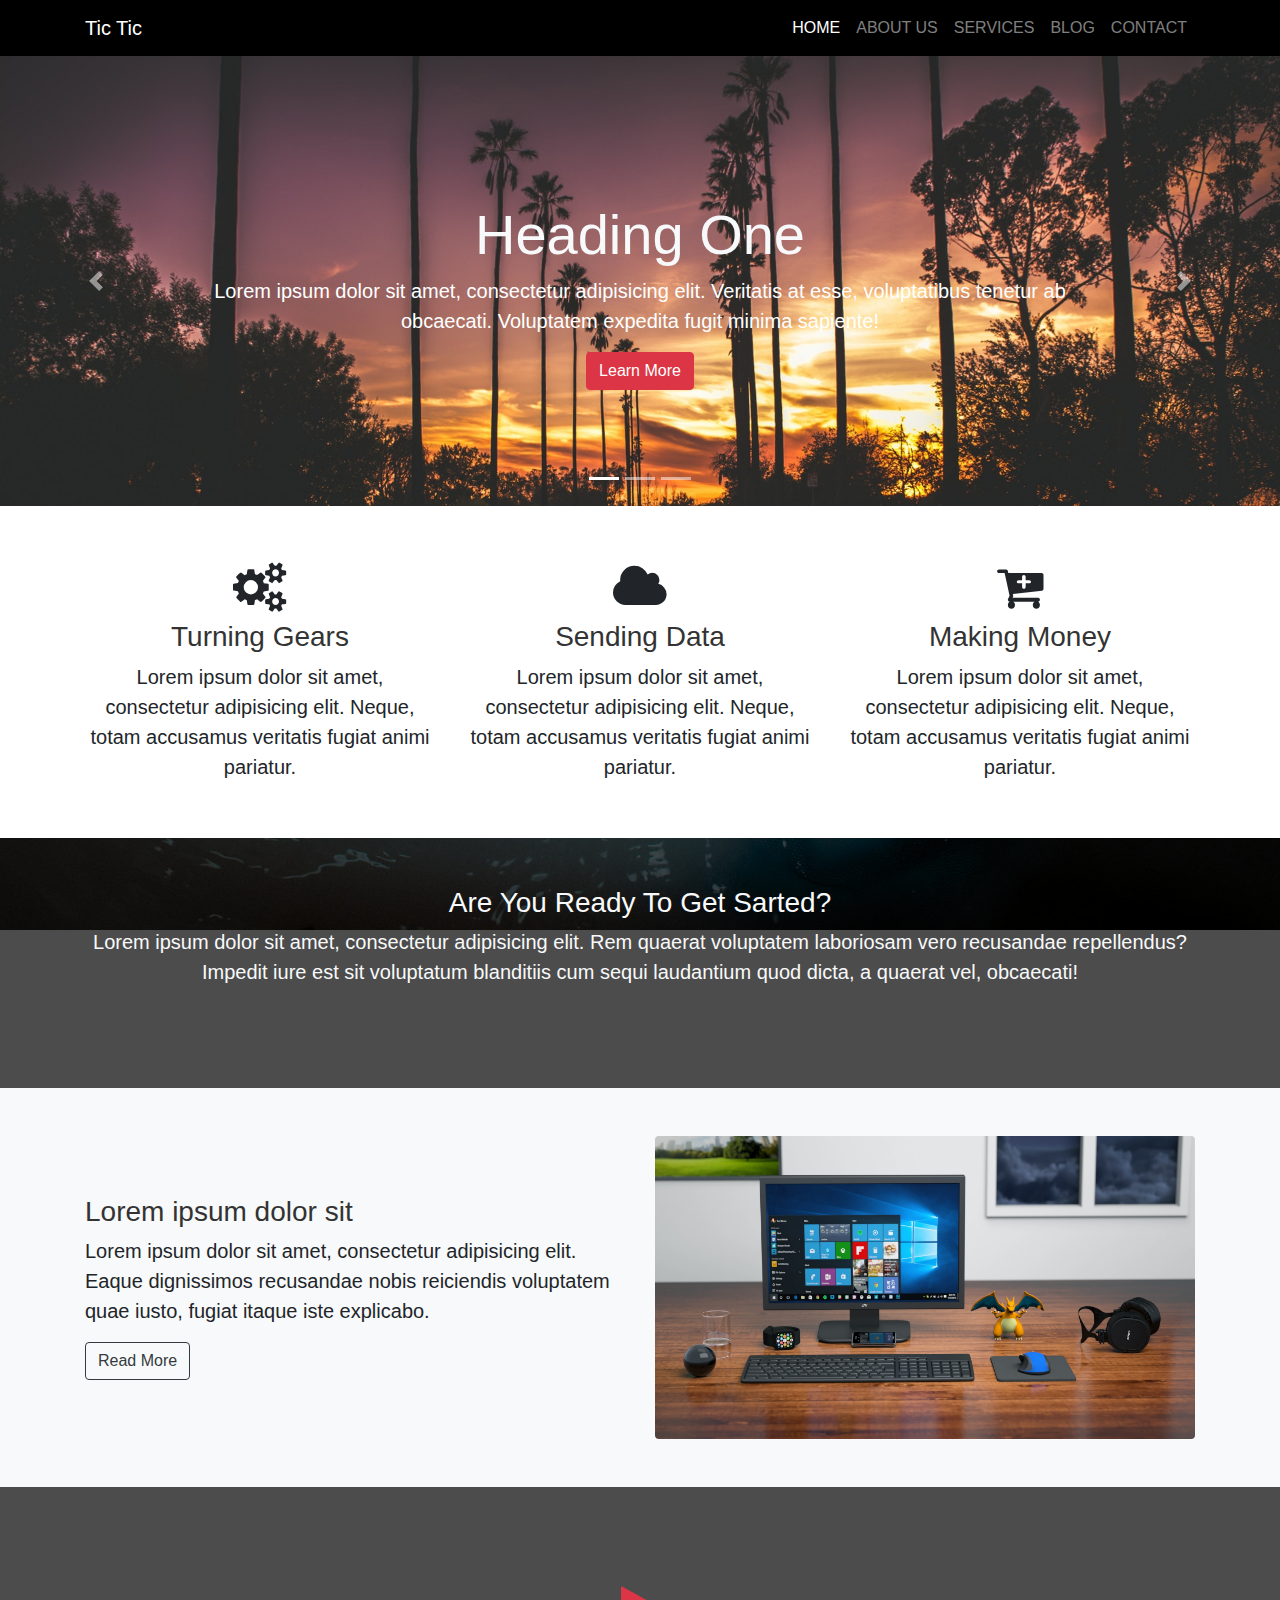
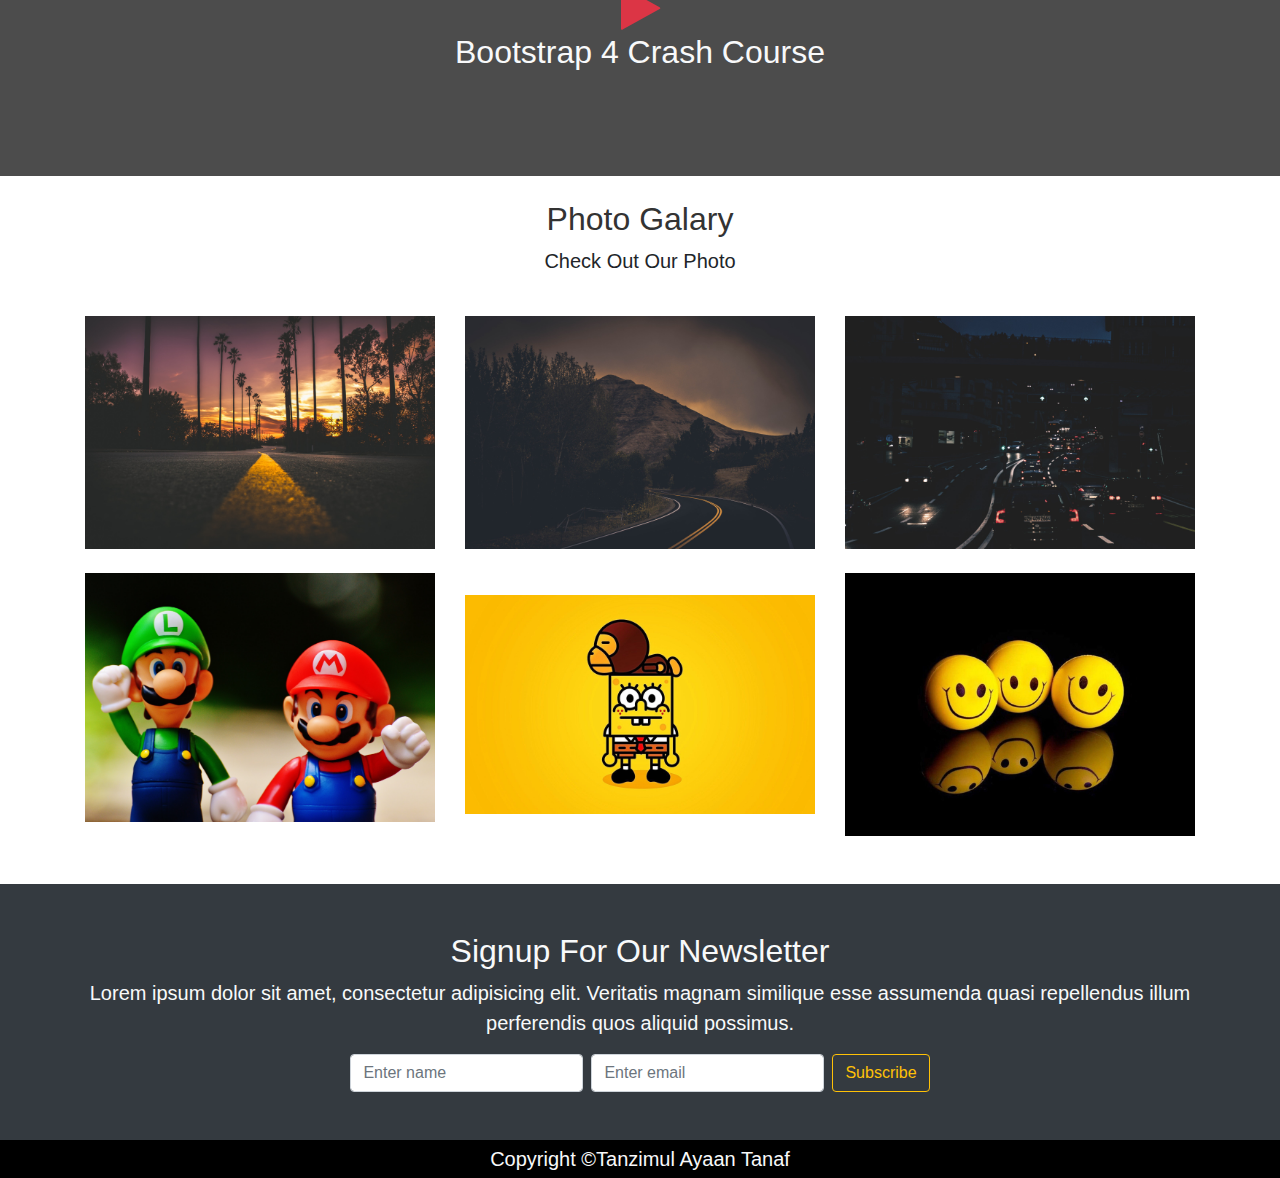
<file: TicTic Project/index.html>
<!DOCTYPE html>
<html lang="en">
<head>
    <meta charset="UTF-8">
    <meta name="viewport" content="width=device-width, initial-scale=1.0">
    <meta http-equiv="X-UA-Compatible" content="ie=edge">
    <link rel="shortcut icon" type="image/x-icon" href="src/assets/img/logo.png">
    <link rel="stylesheet" href="src/assets/css/uikit.min.css">
    <link rel="stylesheet" href="src/assets/css/font-awesome.min.css">
    <link rel="stylesheet" href="src/assets/css/bootstrap.css">
    <link rel="stylesheet" href="src/assets/css/style.css">
    <title>Tic Tic | Home | Learning</title>
</head>
<body>
  
   <!--NAVBAR SECTION-->
   
   <nav class="navbar navbar-dark navbar-expand-md nav-color" uk-sticky="top: 200; animation: uk-animation-slide-top; bottom: #sticky-on-scroll-up">
       <div class="container">
           <a class="navbar-brand" href="index.html">Tic Tic</a>
           <button class="navbar-toggler navbar-toggler-right" data-toggle="collapse" data-target="#navbarNav"><span class="navbar-toggler-icon"></span></button>
           <div class="collapse navbar-collapse" id="navbarNav">
               <ul class="navbar-nav ml-auto text-center">
                   <li class="nav-item active"><a class="nav-link" href="index.html">HOME</a></li>
                   <li class="nav-item"><a class="nav-link" href="src/about.html">ABOUT US</a></li>
                   <li class="nav-item"><a class="nav-link" href="src/services.html">SERVICES</a></li>
                   <li class="nav-item"><a class="nav-link" href="src/blog.html">BLOG</a></li>
                   <li class="nav-item"><a class="nav-link" href="src/contact.html">CONTACT</a></li>
               </ul>
           </div>
       </div>
   </nav>
   
   <!--Carousel Slider-->
   
   <section class="bg-dark">
       <div id="slide-1" class="carousel slide" data-ride="carousel">
          <ol class="carousel-indicators">
              <li class="active" data-target="#slide-1" data-slide-to="0"></li>
              <li data-target="#slide-1" data-slide-to="2"></li>
              <li data-target="#slide-1" data-target-to="3"></li>
          </ol>
           <div class="carousel-inner" role="listbox">
               <div class="carousel-item carousel-img-1 active">
                   <div class="carousel-caption mb-4 mb-sm-5 pb-0 pb-sm-5">
                       <h2 class="display-4 text-light">Heading One</h2>
                       <p class="lead">Lorem ipsum dolor sit amet, consectetur adipisicing elit. Veritatis at esse, voluptatibus tenetur ab obcaecati. Voluptatem expedita fugit minima sapiente!</p>
                       <a href="#" class="btn btn-danger">Learn More</a>
                   </div>
               </div>
               <div class="carousel-item carousel-img-2">
                    <div class="carousel-caption mb-4 mb-sm-5 pb-0 pb-sm-5 text-right">
                        <h2 class="display-4 text-light">Heading Two</h2>
                        <p class="lead">Lorem ipsum dolor sit amet, consectetur adipisicing elit. Veritatis at esse, voluptatibus tenetur ab obcaecati. Voluptatem expedita fugit minima sapiente!</p>
                        <a href="#" class="btn btn-warning">Learn More</a>
                    </div>
               </div>
               <div class="carousel-item carousel-img-3">
                   <div class="carousel-caption mb-4 mb-sm-5 pb-0 pb-sm-5 text-left">
                       <h2 class="display-4 text-light">Heading Three</h2>
                       <p class="lead">Lorem ipsum dolor sit amet, consectetur adipisicing elit. Veritatis at esse, voluptatibus tenetur ab obcaecati. Voluptatem expedita fugit minima sapiente!</p>
                       <a href="#" class="btn btn-info">Learn More</a>
                   </div>
               </div>
           </div>
           <a href="#slide-1" class="carousel-control-prev" data-slide="prev">
               <span class="carousel-control-prev-icon"></span>
           </a>
           <a href="#slide-1" class="carousel-control-next" data-slide="next">
               <span class="carousel-control-next-icon"></span>
           </a>
       </div>
   </section>
   
   <!--Home Icon-->
   
   <section class="py-5 home-icon">
       <div class="container">
           <div class="row text-center">
               <div class="col-12 col-md-4 my-2">
                   <i class="fa fa-gears"></i>
                   <h3 class="my-2">Turning Gears</h3>
                   <p class="lead mb-0">Lorem ipsum dolor sit amet, consectetur adipisicing elit. Neque, totam accusamus veritatis fugiat animi pariatur.</p>
               </div>
               <div class="col-12 col-md-4 my-2">
                   <i class="fa fa-cloud"></i>
                   <h3 class="my-2">Sending Data</h3>
                   <p class="lead mb-0">Lorem ipsum dolor sit amet, consectetur adipisicing elit. Neque, totam accusamus veritatis fugiat animi pariatur.</p>
               </div>
               <div class="col-12 col-md-4 my-2">
                   <i class="fa fa-cart-plus"></i>
                   <h3 class="my-2">Making Money</h3>
                   <p class="lead mb-0">Lorem ipsum dolor sit amet, consectetur adipisicing elit. Neque, totam accusamus veritatis fugiat animi pariatur.</p>
               </div>
           </div>
       </div>
   </section>
   
   <!--Home Get Started-->
    
    <section class="bg-fixed-img">
        <div class="dark-overlay">
           <div class="container">
                <div class="text-center py-5 text-light">
                    <h3 class="text-light">Are You Ready To Get Sarted?</h3>
                    <p class="lead">Lorem ipsum dolor sit amet, consectetur adipisicing elit. Rem quaerat voluptatem laboriosam vero recusandae repellendus? Impedit iure est sit voluptatum blanditiis cum sequi laudantium quod dicta, a quaerat vel, obcaecati!</p>
                </div>
            </div>
        </div>
    </section>
    
    <!--Home Row-->
    
    <section>
        <div class="bg-light">
            <div class="container">
                <div class="row py-5">
                    <div class="col-12 col-md-6 align-self-center">
                        <h3>Lorem ipsum dolor sit</h3>
                        <p class="lead">Lorem ipsum dolor sit amet, consectetur adipisicing elit. Eaque dignissimos recusandae nobis reiciendis voluptatem quae iusto, fugiat itaque iste explicabo.</p>
                        <a class="btn btn-outline-dark" href="#">Read More</a>
                    </div>
                    <div class="col-12 col-md-6 mt-3 mt-sm-3 mt-md-0">
                        <img class="d-block img-fluid rounded" src="src/assets/img/pc.jpeg" alt="Pc">
                    </div>
                </div>
            </div>
        </div>
    </section>
    
    <!--Home Video Section-->
    
    <section class="bg-people">
        <div class="dark-overlay">
            <div class="container py-5">
                <div class="text-center py-5">
                   <div uk-lightbox>
                        <a href="https://youtu.be/aXRS-YzWyJw">
                            <i class="fa fa-play text-danger" style="font-size: 50px;"></i>
                        </a>
                    </div>
                    <h2 class="text-light">Bootstrap 4 Crash Course</h2>
                </div>
            </div>
        </div>
    </section>
    
    <!--Photo Galary-->
    
    <section uk-lightbox>
        <div class="container">
            <div class="text-center py-4">
                <h2>Photo Galary</h2>
                <p class="lead">Check Out Our Photo</p>
            </div>
            <div class="row">
                <div class="col-12 col-md-4">
                    <a href="src/assets/img/image1.jpeg">
                        <img clsaa="img-fluid" src="src/assets/img/image1.jpeg">
                    </a>
                </div>
                <div class="col-12 col-md-4 mt-3 mt-md-0">
                    <a href="src/assets/img/image2.jpeg">
                        <img src="src/assets/img/image2.jpeg" class="img-fluid">
                    </a>
                </div>
                <div class="col-12 col-md-4 mt-3 mt-md-0">
                    <a href="src/assets/img/image3.jpeg">
                        <img src="src/assets/img/image3.jpeg">
                    </a>
                </div>
            </div>
            <div class="row pt-4 pb-5">
                <div class="col-12 col-md-4 mt-3 mt-md-0">
                    <a href="src/assets/img/image4.jpeg">
                        <img src="src/assets/img/image4.jpeg">
                    </a>
                </div>
                <div class="col-12 col-md-4 mt-3 mt-md-0 align-self-center">
                    <a href="src/assets/img/image5.jpg">
                        <img src="src/assets/img/image5.jpg">
                    </a>
                </div>
                <div class="col-12 col-md-4 mt-3 mt-md-0">
                    <a href="src/assets/img/image6.jpg">
                        <img src="src/assets/img/image6.jpg">
                    </a>
                </div>
            </div>
        </div>
    </section>
    
    <!--Newsletter-->
    
    <section class="text-center py-5 bg-dark text-light">
       <div class="container">
            <div>
                <h2 class="text-light">Signup For Our Newsletter</h2>
                <p class="lead">Lorem ipsum dolor sit amet, consectetur adipisicing elit. Veritatis magnam similique esse assumenda quasi repellendus illum perferendis quos aliquid possimus.</p>
            </div>
            <form class="form-inline justify-content-center">
               <label class="sr-only" for="name">Name</label>
                <input class="form-control mr-0 mr-sm-2 " id="name" type="text" placeholder="Enter name">
                <label class="sr-only" for="mail">Email</label>
                <input class="form-control mr-0 mr-sm-2 mt-2 mt-sm-0" id="mail" type="email" placeholder="Enter email">
                <input class="btn btn-outline-warning mt-3 mt-md-0" type="submit" value="Subscribe">
            </form>
        </div>
    </section>
    
    <!--Copyright Area-->
    
    <section class="py-1 footer">
        <div class="container">
            <p class="lead text-center text-light mb-0">Copyright &copy;Tanzimul Ayaan Tanaf</p>
        </div>
    </section>
    
    <script src="src/assets/js/jquery.min.js"></script>
    <script src="src/assets/js/popper.min.js"></script>
    <script src="src/assets/js/bootstrap.min.js"></script>
    <script src="src/assets/js/uikit.min.js"></script>
    <script src="src/assets/js/uikit-icons.min.js"></script>
</body>
</html>
</file>
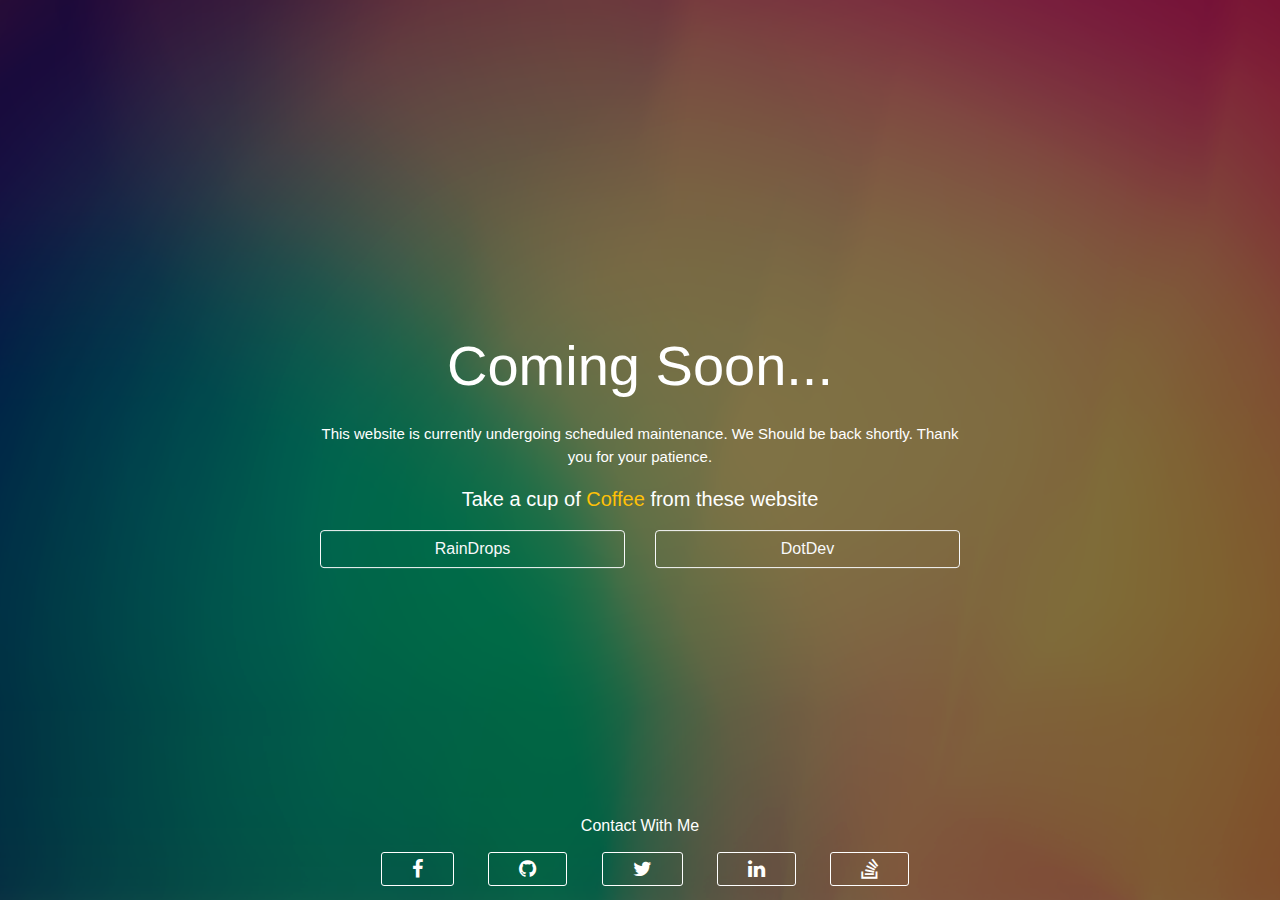
<file: Under Construction Page/index.html>
<!DOCTYPE html>
<html lang="en">
<head>
    <meta charset="UTF-8">
    <link rel="stylesheet" href="assets/css/font-awesome.min.css">
    <link rel="stylesheet" href="assets/css/bootstrap.css">
    <link rel="stylesheet" href="assets/css/style.css">
    <title>Under Construction | Tanzimul Ayaan Tanaf</title>
</head>
<body>
    <section class="bg">
        <div class="overlay">
           <div class="center text-center">
              <div>
                <h2 class="display-4 pb-3">Coming Soon...</h2>
                <p class="lead lead-1">This website is currently undergoing scheduled maintenance. We Should be back shortly. Thank you for your patience.</p>
                <span class="lead">Take a cup of <strong class="text-warning">Coffee</strong> from these website</span><br>
                <div class="row pt-3">
                    <div class="col-6">
                        <button class="form-control btn btn-outline-light" onclick="window.open('http://rain-drops.epizy.com','_blank')">RainDrops</button>
                    </div>
                    <div class="col-6">
                        <button class="form-control btn btn-outline-light" onclick="window.open('http://dotdev.epizy.com','_blank')">DotDev</button>
                    </div>
                </div>
              </div>
          </div>
          <div class="footer">
              <p class="pt-5">Contact With Me</p>
               <div class="container">
                <ul class="social">
                    <li><a href="https://www.facebook.com/tayaanaf" target="_blank"><i class="fa fa-facebook"></i></a></li>
                    <li><a href="https://github.com/tanaf" target="_blank"><i class="fa fa-github"></i></a></li>
                    <li><a href="https://twitter.com/ayaaanaf" target="_blank"><i class="fa fa-twitter"></i></a></li>
                    <li><a href="https://www.linkedin.com/in/tanzimul-ayaan-tanaf-868a99192/" target="_blank"><i class="fa fa-linkedin"></i></a></li>
                    <li><a href="https://stackoverflow.com/users/13249325/tanzimul-ayaan-tanaf" target="_blank"><i class="fa fa-stack-overflow"></i></a></li>
                </ul>
            </div>
          </div>
        </div>
    </section>
    
    <script src="assets/js/jquery.min.js"></script>
    <script src="assets/js/popper.min.js"></script>
    <script src="assets/js/bootstrap.min.js"></script>
</body>
</html>
</file>
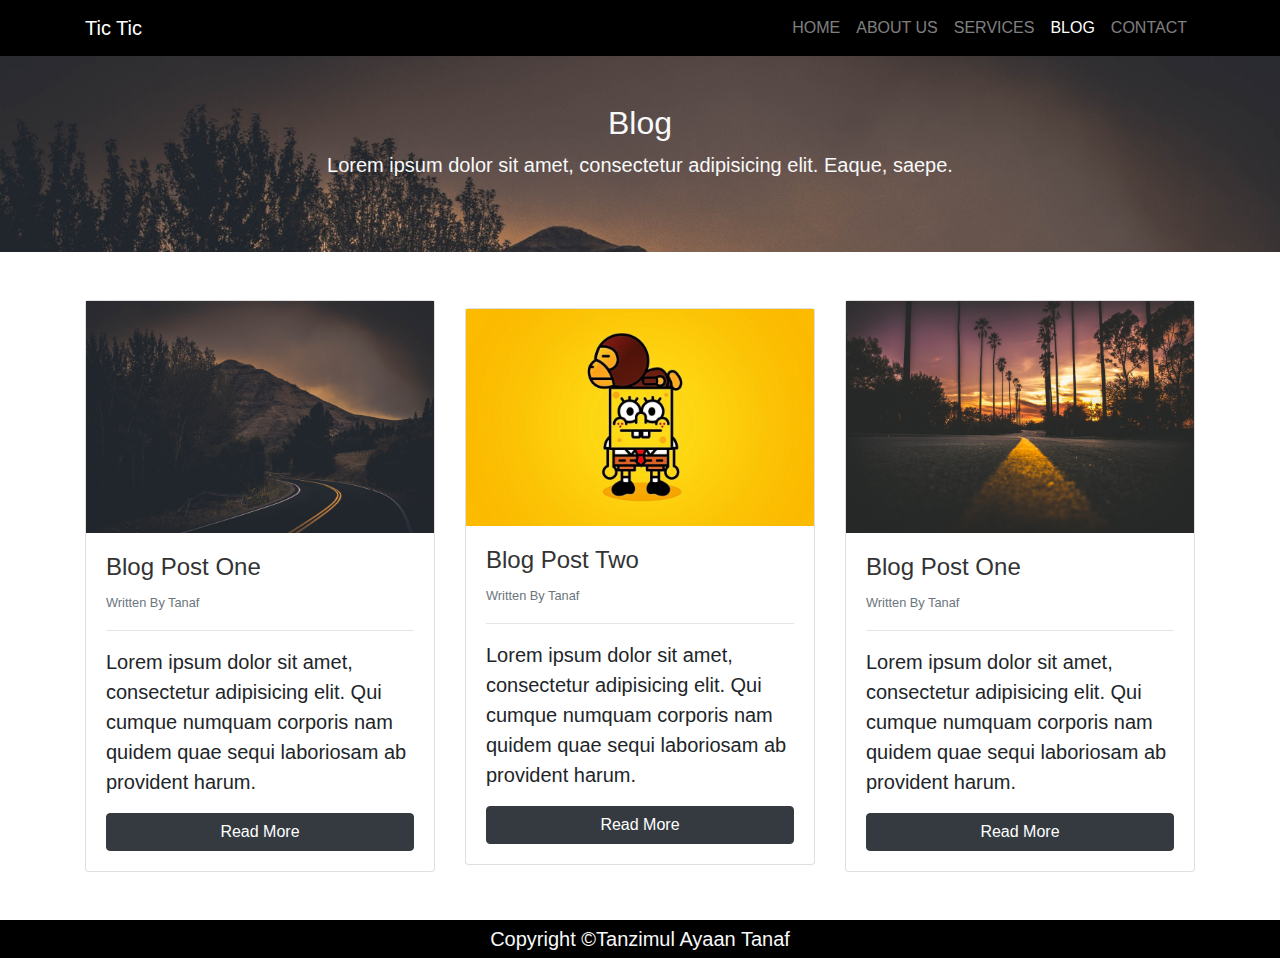
<file: TicTic Project/src/blog.html>
<!DOCTYPE html>
<html lang="en">
<head>
    <meta charset="UTF-8">
    <meta name="viewport" content="width=device-width, initial-scale=1.0">
    <meta http-equiv="X-UA-Compatible" content="ie=edge">
    <link rel="shortcut icon" type="image/x-icon" href="assets/img/logo.png">
    <link rel="stylesheet" href="assets/css/uikit.min.css">
    <link rel="stylesheet" href="assets/css/font-awesome.min.css">
    <link rel="stylesheet" href="assets/css/bootstrap.css">
    <link rel="stylesheet" href="assets/css/style.css">
    <title>Tic Tic | Blog | Learning</title>
</head>
<body>
  
   <!--NAVBAR SECTION-->
   
   <nav class="navbar navbar-dark navbar-expand-md nav-color" uk-sticky="top: 200; animation: uk-animation-slide-top; bottom: #sticky-on-scroll-up">
       <div class="container">
           <a class="navbar-brand" href="../index.html">Tic Tic</a>
           <button class="navbar-toggler navbar-toggler-right" data-toggle="collapse" data-target="#navbarNav"><span class="navbar-toggler-icon"></span></button>
           <div class="collapse navbar-collapse" id="navbarNav">
               <ul class="navbar-nav ml-auto text-center">
                   <li class="nav-item"><a class="nav-link" href="../index.html">HOME</a></li>
                   <li class="nav-item"><a class="nav-link" href="about.html">ABOUT US</a></li>
                   <li class="nav-item"><a class="nav-link" href="services.html">SERVICES</a></li>
                   <li class="nav-item active"><a class="nav-link" href="#">BLOG</a></li>
                   <li class="nav-item"><a class="nav-link" href="contact.html">CONTACT</a></li>
               </ul>
           </div>
       </div>
   </nav>
   
   <!--Blog Home-->
   
   <section class="text-center">
       <div class="blog-overlay pb-2">
           <div class="container text-light py-5">
               <h2 class="text-light">Blog</h2>
               <p class="lead">Lorem ipsum dolor sit amet, consectetur adipisicing elit. Eaque, saepe.</p>
           </div>
       </div>
   </section>
   
   <!--Blog Post-->
   
   <section class="py-5">
       <div class="container">
           <div class="row">
               <div class="col-12 col-md-4">
                   <div class="card">
                       <img class="img-fluid" src="assets/img/image2.jpeg">
                       <div class="card-body">
                           <h4>Blog Post One</h4>
                           <small class="text-muted">Written By Tanaf</small>
                           <hr>
                           <p class="lead">Lorem ipsum dolor sit amet, consectetur adipisicing elit. Qui cumque numquam corporis nam quidem quae sequi laboriosam ab provident harum.</p>
                           <button class="btn btn-dark btn-block">
                               Read More
                           </button>
                       </div>
                   </div>
               </div>
               <div class="mt-3 mt-md-0 col-12 col-md-4 align-self-center">
                   <div class="card">
                       <img class="img-fluid" src="assets/img/image5.jpg">
                       <div class="card-body">
                           <h4>Blog Post Two</h4>
                           <small class="text-muted">Written By Tanaf</small>
                           <hr>
                           <p class="lead">Lorem ipsum dolor sit amet, consectetur adipisicing elit. Qui cumque numquam corporis nam quidem quae sequi laboriosam ab provident harum.</p>
                           <button class="btn btn-dark btn-block">
                               Read More
                           </button>
                       </div>
                   </div>
               </div>
               <div class="mt-3 mt-md-0 col-12 col-md-4">
                   <div class="card">
                       <img class="img-fluid" src="assets/img/image1.jpeg">
                       <div class="card-body">
                           <h4>Blog Post One</h4>
                           <small class="text-muted">Written By Tanaf</small>
                           <hr>
                           <p class="lead">Lorem ipsum dolor sit amet, consectetur adipisicing elit. Qui cumque numquam corporis nam quidem quae sequi laboriosam ab provident harum.</p>
                           <button class="btn btn-dark btn-block">
                               Read More
                           </button>
                       </div>
                   </div>
               </div>
           </div>
       </div>
   </section>
   

    
    <!--Copyright Area-->
    
    <section class="py-1 footer">
        <div class="container">
            <p class="lead text-center text-light mb-0">Copyright &copy;Tanzimul Ayaan Tanaf</p>
        </div>
    </section>
    
    <script src="assets/js/jquery.min.js"></script>
    <script src="assets/js/popper.min.js"></script>
    <script src="assets/js/bootstrap.min.js"></script>
    <script src="assets/js/uikit.min.js"></script>
    <script src="assets/js/uikit-icons.min.js"></script>
</body>
</html>
</file>
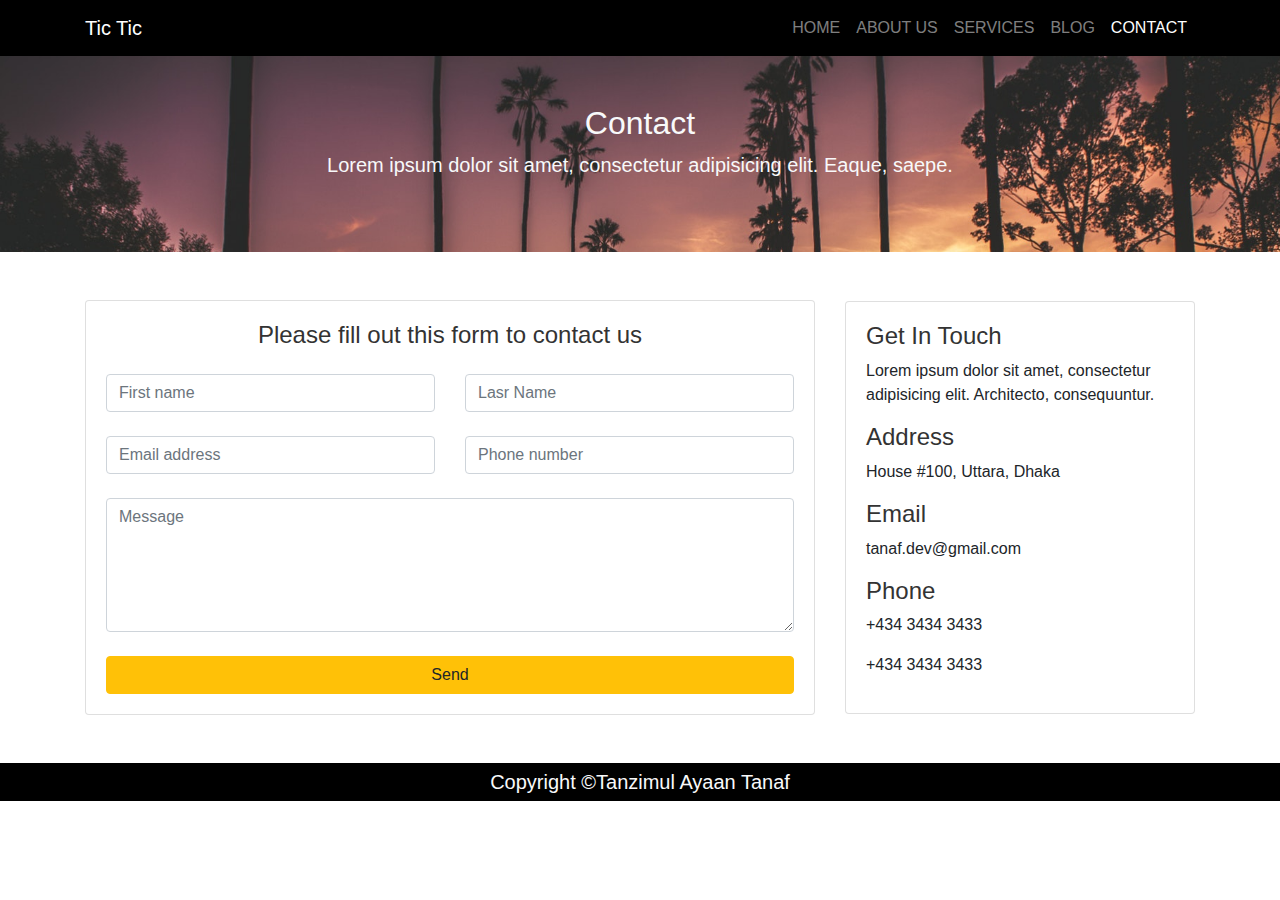
<file: TicTic Project/src/contact.html>
<!DOCTYPE html>
<html lang="en">
<head>
    <meta charset="UTF-8">
    <meta name="viewport" content="width=device-width, initial-scale=1.0">
    <meta http-equiv="X-UA-Compatible" content="ie=edge">
    <link rel="shortcut icon" type="image/x-icon" href="assets/img/logo.png">
    <link rel="stylesheet" href="assets/css/uikit.min.css">
    <link rel="stylesheet" href="assets/css/font-awesome.min.css">
    <link rel="stylesheet" href="assets/css/bootstrap.css">
    <link rel="stylesheet" href="assets/css/style.css">
    <title>Tic Tic | Contact | Learning</title>
</head>
<body>
  
   <!--NAVBAR SECTION-->
   
   <nav class="navbar navbar-dark navbar-expand-md nav-color" uk-sticky="top: 200; animation: uk-animation-slide-top; bottom: #sticky-on-scroll-up">
       <div class="container">
           <a class="navbar-brand" href="../index.html">Tic Tic</a>
           <button class="navbar-toggler navbar-toggler-right" data-toggle="collapse" data-target="#navbarNav"><span class="navbar-toggler-icon"></span></button>
           <div class="collapse navbar-collapse" id="navbarNav">
               <ul class="navbar-nav ml-auto text-center">
                   <li class="nav-item"><a class="nav-link" href="../index.html">HOME</a></li>
                   <li class="nav-item"><a class="nav-link" href="about.html">ABOUT US</a></li>
                   <li class="nav-item"><a class="nav-link" href="services.html">SERVICES</a></li>
                   <li class="nav-item"><a class="nav-link" href="blog.html">BLOG</a></li>
                   <li class="nav-item active"><a class="nav-link" href="#">CONTACT</a></li>
               </ul>
           </div>
       </div>
   </nav>
   
   <!--Blog Home-->
   
   <section class="text-center">
       <div class="contact-overlay pb-2">
           <div class="container text-light py-5">
               <h2 class="text-light">Contact</h2>
               <p class="lead">Lorem ipsum dolor sit amet, consectetur adipisicing elit. Eaque, saepe.</p>
           </div>
       </div>
   </section>
   
   <!--Contact Form-->
   
   <section>
       <div class="container py-5">
           <div class="row">
               <div class="col-12 col-md-8">
                   <div class="card">
                       <div class="card-body">
                          <h4 class="text-center mb-0">Please fill out this form to contact us</h4>
                           <form>
                           <div class="row">
                               <div class="col-12 col-md-6">
                                    <label for="name"></label>
                                    <input id="name" class="form-control" type="text" Placeholder="First name">
                               </div>
                               <div class="col-12 col-md-6">
                                    <label for="nam"></label>
                                    <input class="form-control" id="nam" type="text" placeholder="Lasr Name">
                               </div>
                           </div>
                           <div class="row">
                               <div class="col-12 col-md-6">
                                    <label for="mail"></label>
                                    <input id="mail" class="form-control" type="email" Placeholder="Email address">
                               </div>
                               <div class="col-12 col-md-6">
                                    <label for="phn"></label>
                                    <input class="form-control" id="phn" type="tel" placeholder="Phone number">
                               </div>
                           </div>
                           <textarea class="form-control mt-4" cols="30" rows="5" placeholder="Message"></textarea>
                           <button class="btn btn-block btn-warning mt-4">Send</button>
                       </form>
                       </div>
                   </div>
               </div>
               <div class="mt-3 mt-md-0 col-12 col-md-4 align-self-center">
                   <div class="card text-center text-md-left">
                       <div class="card-body">
                           <h4>Get In Touch</h4>
                           <p>Lorem ipsum dolor sit amet, consectetur adipisicing elit. Architecto, consequuntur.</p>
                           <h4>Address</h4>
                           <p>House #100, Uttara, Dhaka</p>
                           <h4>Email</h4>
                            <p>tanaf.dev@gmail.com</p>
                            <h4>Phone</h4>
                            <p>+434 3434 3433</p>
                            <p>+434 3434 3433</p>
                       </div>
                   </div>
               </div>
           </div>
       </div>
   </section>
   
    <!--Copyright Area-->
    
    <section class="py-1 footer">
        <div class="container">
            <p class="lead text-center text-light mb-0">Copyright &copy;Tanzimul Ayaan Tanaf</p>
        </div>
    </section>
    
    <script src="assets/js/jquery.min.js"></script>
    <script src="assets/js/popper.min.js"></script>
    <script src="assets/js/bootstrap.min.js"></script>
    <script src="assets/js/uikit.min.js"></script>
    <script src="assets/js/uikit-icons.min.js"></script>
</body>
</html>
</file>
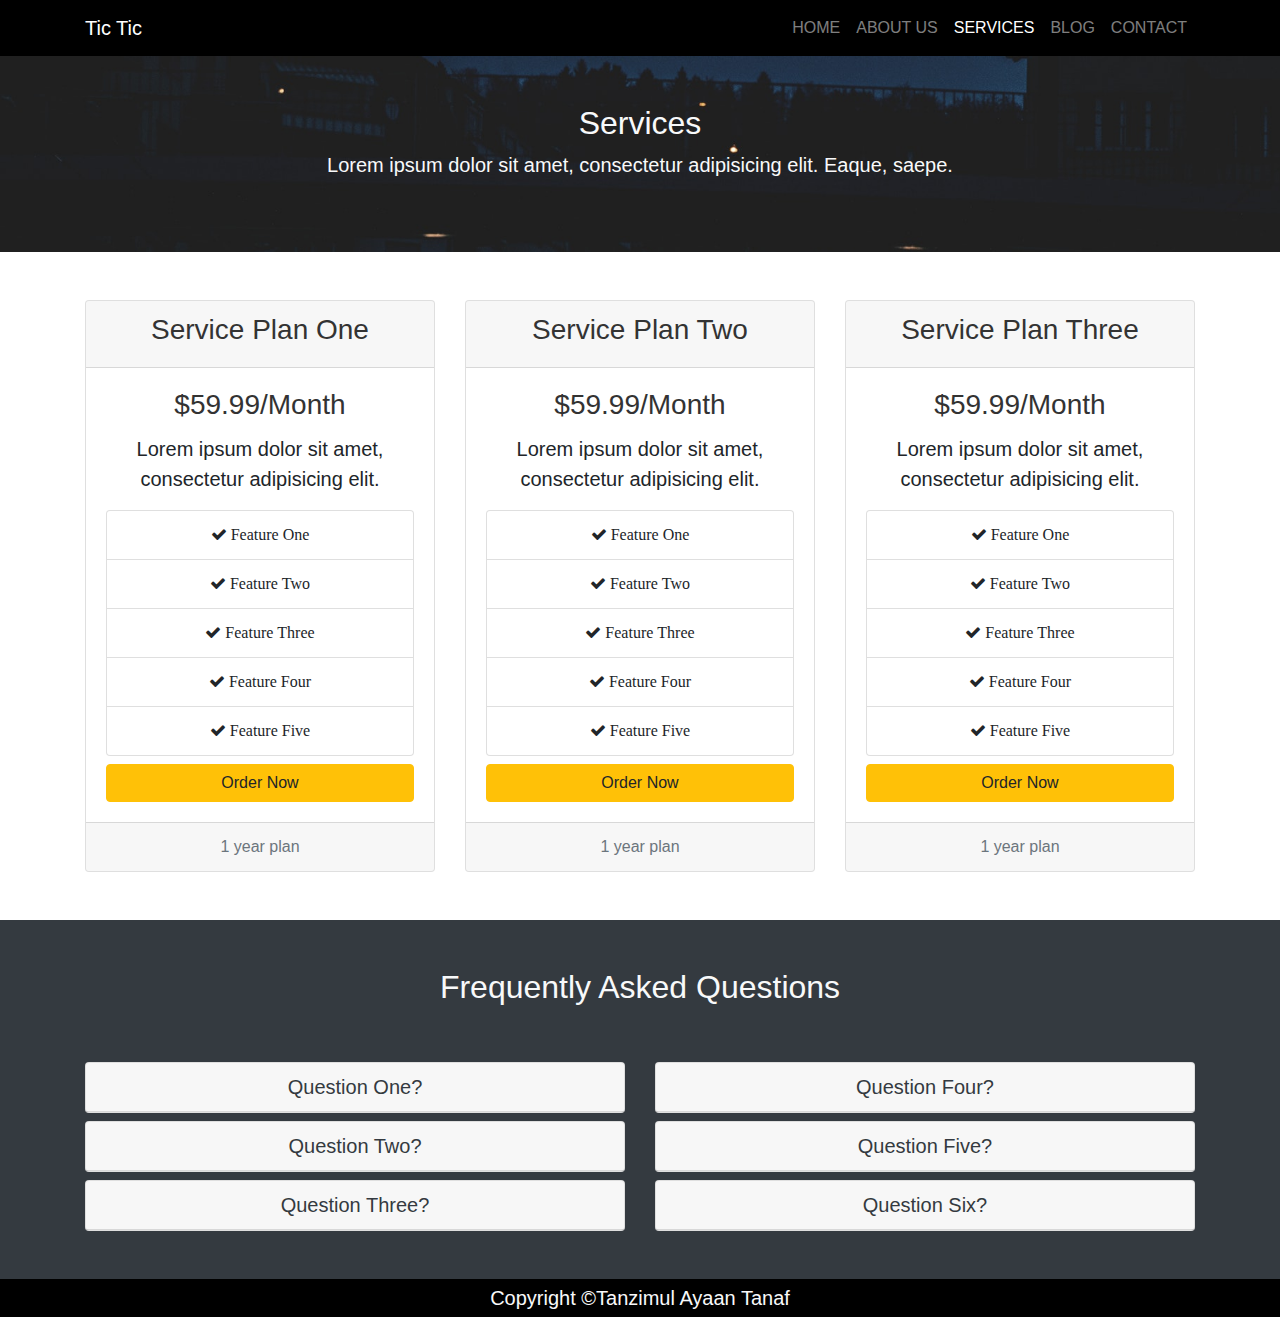
<file: TicTic Project/src/services.html>
<!DOCTYPE html>
<html lang="en">
<head>
    <meta charset="UTF-8">
    <meta name="viewport" content="width=device-width, initial-scale=1.0">
    <meta http-equiv="X-UA-Compatible" content="ie=edge">
    <link rel="shortcut icon" type="image/x-icon" href="assets/img/logo.png">
    <link rel="stylesheet" href="assets/css/uikit.min.css">
    <link rel="stylesheet" href="assets/css/font-awesome.min.css">
    <link rel="stylesheet" href="assets/css/bootstrap.css">
    <link rel="stylesheet" href="assets/css/style.css">
    <title>Tic Tic | Service | Learning</title>
</head>
<body>
  
   <!--NAVBAR SECTION-->
   
   <nav class="navbar navbar-dark navbar-expand-md nav-color" uk-sticky="top: 200; animation: uk-animation-slide-top; bottom: #sticky-on-scroll-up">
       <div class="container">
           <a class="navbar-brand" href="../index.html">Tic Tic</a>
           <button class="navbar-toggler navbar-toggler-right" data-toggle="collapse" data-target="#navbarNav"><span class="navbar-toggler-icon"></span></button>
           <div class="collapse navbar-collapse" id="navbarNav">
               <ul class="navbar-nav ml-auto text-center">
                   <li class="nav-item"><a class="nav-link" href="../index.html">HOME</a></li>
                   <li class="nav-item"><a class="nav-link" href="about.html">ABOUT US</a></li>
                   <li class="nav-item active"><a class="nav-link" href="#">SERVICES</a></li>
                   <li class="nav-item"><a class="nav-link" href="blog.html">BLOG</a></li>
                   <li class="nav-item"><a class="nav-link" href="contact.html">CONTACT</a></li>
               </ul>
           </div>
       </div>
   </nav>
   
   <!--Service Home-->
   
   <section class="text-center">
       <div class="service-overlay pb-2">
           <div class="container text-light py-5">
               <h2 class="text-light">Services</h2>
               <p class="lead">Lorem ipsum dolor sit amet, consectetur adipisicing elit. Eaque, saepe.</p>
           </div>
       </div>
   </section>
   
    <!--Pricing-->
    
    <section>
        <div class="container py-5">
            <div class="row text-center">
                <div class="col-12 col-md-4">
                    <div class="card">
                        <div class="card-header">
                            <h3>Service Plan One</h3>
                        </div>
                        <div class="card-body">
                            <div class="card-title">
                                <h3>&#36;59.99/Month</h3>
                            </div>
                            <div class="card-text lead mb-3">
                                Lorem ipsum dolor sit amet, consectetur adipisicing elit.
                            </div>
                            <ul class="list-group">
                                <li class="list-group-item"><i class="fa fa-check"> Feature One</i></li>
                                <li class="list-group-item"><i class="fa fa-check"> Feature Two</i></li>
                                <li class="list-group-item"><i class="fa fa-check"> Feature Three</i></li>
                                <li class="list-group-item"><i class="fa fa-check"> Feature Four</i></li>
                                <li class="list-group-item"><i class="fa fa-check"> Feature Five</i></li>
                            </ul>
                            <button class="btn btn-warning btn-block mt-2">Order Now</button>
                        </div>
                        <div class="card-footer">
                            <p class="text-muted mb-0">1 year plan</p>
                        </div>
                    </div>
                </div>
                <div class="mt-3 mt-md-0 col-12 col-md-4">
                    <div class="card">
                        <div class="card-header">
                            <h3>Service Plan Two</h3>
                        </div>
                        <div class="card-body">
                            <div class="card-title">
                                <h3>&#36;59.99/Month</h3>
                            </div>
                            <div class="card-text lead mb-3">
                                Lorem ipsum dolor sit amet, consectetur adipisicing elit.
                            </div>
                            <ul class="list-group">
                                <li class="list-group-item"><i class="fa fa-check"> Feature One</i></li>
                                <li class="list-group-item"><i class="fa fa-check"> Feature Two</i></li>
                                <li class="list-group-item"><i class="fa fa-check"> Feature Three</i></li>
                                <li class="list-group-item"><i class="fa fa-check"> Feature Four</i></li>
                                <li class="list-group-item"><i class="fa fa-check"> Feature Five</i></li>
                            </ul>
                            <button class="btn btn-warning btn-block mt-2">Order Now</button>
                        </div>
                        <div class="card-footer">
                            <p class="text-muted mb-0">1 year plan</p>
                        </div>
                    </div>
                </div>
                <div class="mt-3 mt-md-0 col-12 col-md-4">
                    <div class="card">
                        <div class="card-header">
                            <h3>Service Plan Three</h3>
                        </div>
                        <div class="card-body">
                            <div class="card-title">
                                <h3>&#36;59.99/Month</h3>
                            </div>
                            <div class="card-text lead mb-3">
                                Lorem ipsum dolor sit amet, consectetur adipisicing elit.
                            </div>
                            <ul class="list-group">
                                <li class="list-group-item"><i class="fa fa-check"> Feature One</i></li>
                                <li class="list-group-item"><i class="fa fa-check"> Feature Two</i></li>
                                <li class="list-group-item"><i class="fa fa-check"> Feature Three</i></li>
                                <li class="list-group-item"><i class="fa fa-check"> Feature Four</i></li>
                                <li class="list-group-item"><i class="fa fa-check"> Feature Five</i></li>
                            </ul>
                            <button class="btn btn-warning btn-block mt-2">Order Now</button>
                        </div>
                        <div class="card-footer">
                            <p class="text-muted mb-0">1 year plan</p>
                        </div>
                    </div>
                </div>
            </div>
        </div>
    </section>
    
    <!--F A Q-->
    
    <section class="bg-dark text-center pb-5">
        <div class="container">
            <h2 class="text-light py-5">Frequently Asked Questions</h2>
            <div class="row">
                <div class="col-12 col-md-6">
                    <div id="accordion" role="tablist">
                        <div class="card">
                            <div class="card-header" role="tab">
                                <h5 class="mb-0">
                                    <a class="text-dark" href="#section-1" data-toggle="collapse">Question One?</a>
                                </h5>
                            </div>
                            <div class="collapse" id="section-1" data-parent="#accordion">
                                <div class="card-body">
                                    <p class="lead mb-0">Lorem ipsum dolor sit amet, consectetur adipisicing elit. Eveniet corrupti qui, architecto ad officia? Quo.</p>
                                </div>
                            </div>
                        </div>
                    </div>
                    <div id="accordion" role="listbox" class="mt-2">
                        <div class="card">
                            <div class="card-header" role="tab">
                                <h5 class="mb-0">
                                    <a class="text-dark" href="#section-2" data-toggle="collapse">Question Two?</a>
                                </h5>
                            </div>
                            <div class="collapse" id="section-2" data-parent="#accordion">
                                <div class="card-body">
                                    <p class="lead mb-0">Lorem ipsum dolor sit amet, consectetur adipisicing elit. Eveniet corrupti qui, architecto ad officia? Quo.</p>
                                </div>
                            </div>
                        </div>
                    </div>
                    <div id="accordion" role="tablist" class="mt-2">
                        <div class="card">
                            <div class="card-header" role="tab">
                                <h5 class="mb-0">
                                    <a class="text-dark" href="#section-3" data-toggle="collapse">Question Three?</a>
                                </h5>
                            </div>
                            <div class="collapse" id="section-3" data-parent="#accordion">
                                <div class="card-body">
                                    <p class="lead mb-0">Lorem ipsum dolor sit amet, consectetur adipisicing elit. Eveniet corrupti qui, architecto ad officia? Quo.</p>
                                </div>
                            </div>
                        </div>
                    </div>
                </div>
                <div class="mt-3 mt-md-0 col-12 col-md-6">
                    <div id="accordion" role="tablist">
                        <div class="card">
                            <div class="card-header" role="tab">
                                <h5 class="mb-0">
                                    <a class="text-dark" href="#section-4" data-toggle="collapse">Question Four?</a>
                                </h5>
                            </div>
                            <div class="collapse" id="section-4" data-parent="#accordion">
                                <div class="card-body">
                                    <p class="lead mb-0">Lorem ipsum dolor sit amet, consectetur adipisicing elit. Eveniet corrupti qui, architecto ad officia? Quo.</p>
                                </div>
                            </div>
                        </div>
                    </div>
                    <div id="accordion" role="listbox" class="mt-2">
                        <div class="card">
                            <div class="card-header" role="tab">
                                <h5 class="mb-0">
                                    <a class="text-dark" href="#section-5" data-toggle="collapse">Question Five?</a>
                                </h5>
                            </div>
                            <div class="collapse" id="section-5" data-parent="#accordion">
                                <div class="card-body">
                                    <p class="lead mb-0">Lorem ipsum dolor sit amet, consectetur adipisicing elit. Eveniet corrupti qui, architecto ad officia? Quo.</p>
                                </div>
                            </div>
                        </div>
                    </div>
                    <div id="accordion" role="tablist" class="mt-2">
                        <div class="card">
                            <div class="card-header" role="tab">
                                <h5 class="mb-0">
                                    <a class="text-dark" href="#section-6" data-toggle="collapse">Question Six?</a>
                                </h5>
                            </div>
                            <div class="collapse" id="section-6" data-parent="#accordion">
                                <div class="card-body">
                                    <p class="lead mb-0">Lorem ipsum dolor sit amet, consectetur adipisicing elit. Eveniet corrupti qui, architecto ad officia? Quo.</p>
                                </div>
                            </div>
                        </div>
                    </div>
                </div>
            </div>
        </div>
    </section>
    
    <!--Copyright Area-->
    
    <section class="py-1 footer">
        <div class="container">
            <p class="lead text-center text-light mb-0">Copyright &copy;Tanzimul Ayaan Tanaf</p>
        </div>
    </section>
    

    
    <script src="assets/js/jquery.min.js"></script>
    <script src="assets/js/popper.min.js"></script>
    <script src="assets/js/bootstrap.min.js"></script>
    <script src="assets/js/uikit.min.js"></script>
    <script src="assets/js/uikit-icons.min.js"></script>
</body>
</html>
</file>
<file: 404_not_found_page/style.css>
* {
    padding: :0;
    margin: 0;
}
body{
   width: 100%;
   height: 100vh;
   font-family: 'Atma', cursive;
    overflow: hidden;
}

.total-area{
    position: absolute;
    text-align: center;
    left: 50%;
    top: 50%;
    transform: translate(-50%, -50%);
    
}
.main-heading-1 .heading-image {
    background: url(image.jpg) no-repeat center;
    -webkit-background-clip: text;
}
.main-heading-1 #mh1 {
    font-size: 100px;
    font-weight:700;
    line-height: 2.5;
    -webkit-text-fill-color: transparent;;
}
.sub-heading-image {
    background: url('image-2.jpg') no-repeat;
    -webkit-background-clip: text;
}
.text-area p{
    font-size: 40px;
    -webkit-text-fill-color: transparent;
}
.btn {
    margin: 20px 0 0 0;
}
.btn {
    
}
.btn button {
    padding: 10px 20px;
    font-size: 20px;
    border-radius: 50px;
    cursor: pointer;
    background: #28334AFF;
    color: #fff;
    border: none ;
}
.btn button:hover {
    background: #fff;
    border: 0.1px solid #F65058FF;
    color: #28334AFF;
    font-size: 18px;
}


@media screen and (max-width:375px){
    body {
        overflow: visible;
    }
}
</file>
<file: dot_dev/assets/css/style.css>
body {
  background: #333;
  color: #fff; }

.navbar {
  border-bottom: 3px solid #008ed6;
  background: #292b2c;
  opacity: 0.7; }

#home-top-section {
  background: url(../img/background.jpg) no-repeat center top;
  background-size: cover;
  background-attachment: fixed;
  min-height: 700px; }
  #home-top-section .dark-overlay {
    background: rgba(0, 0, 0, 0.7);
    min-height: 700px; }
  #home-top-section .fa {
    background: #fff;
    color: #008ed6;
    font-size: 30px;
    border-radius: 5px;
    padding: 4px; }
  #home-top-section .card-form {
    opacity: 0.8; }
  #home-top-section .home-inner {
    padding-top: 150px;
    padding-bottom: 50px; }

.bg-explore {
  background: #fff;
  color: #333; }
  .bg-explore .explore-img img {
    width: 100%; }
  .bg-explore .fa {
    background: #333;
    color: #fff;
    font-size: 30px;
    border-radius: 4px;
    padding: 4px; }

.bg-create .create-img img {
  width: 100%; }

.bg-create .fa {
  background: #fff;
  color: #008ed6;
  font-size: 30px;
  border-radius: 4px;
  padding: 4px; }

.bg-share {
  background: #fff;
  color: #333; }
  .bg-share .share-img img {
    width: 100%; }
  .bg-share .fa {
    background: #333;
    color: #fff;
    padding: 5px;
    border-radius: 5px; }

@media (max-width: 768px) {
  #home-top-section h1 {
    font-size: 36px; } }
</file>
<file: login_page_1/style.css>
* {
  margin: 0;
  padding: 0;
  box-sizing: border-box;
}
body {
    
}
.back {
  width: 100%;
  height: 100%;     
  background: url('assets/seawaves-on-sands-982263.jpg') no-repeat;
  background-size: cover;  
  background-position: center;    
  position: absolute;
}

.signin-box {
    width: 30%;
    height: 40%;
    position: relative; 
    top: 50%;
    left: 50%;
    transform: translate(-50%, -50%);
    background: rgba(255,255,255,0.2);
    box-shadow: 0 5px 10px 15px rgba(0,0,0,0.3);
    border-radius: 5px;
    text-align: center;
    overflow: hidden; 
}
.signin-box:hover{
    box-shadow: 0 5px 10px 15px rgba(0,0,0,0.2);
}
.signin-text {
    margin: 10px 0;
    font-size: 25px;
    color: #FD7272;
    font-weight: ;
}
.info {
    margin-top: 40px;
}
.username {
    font-size: 20px;
}
input[type="text"],
input[type="password"] {
    font-size: 15px;
    padding: 5px;
}
.password {
    margin-top: 5px;
    font-size: 20px;
}
.remember {
    margin-top: 10px;
}
.remember a {
    margin-left: 10px;
    text-decoration: none; 
    color: black;
}
.remember a:hover {
    text-decoration: underline;  
}
.submit {
    margin-top: 18px;
}
.submit input {
    font-size: 18px;
    padding: 3px 5px;
    border: none; 
    border-radius: 4px;
    background: rgba(255,255,255,0.2);
    box-shadow: 0px 0px 3px 4px rgba(0, 0, 0,0.2);
    color: white;
}
.submit input:hover {
    box-shadow: 0px 0px 3px 4px rgba(0, 0, 0,0.1);
    color:rgba(255, 82, 82,0.9); 
}
</file>
<file: Portfolio/style.css>
* {
    margin: 0;
    padding: 0;
}
body {
   font-family: 'Raleway', sans-serif;
}
.area {
    position: relative;
}
header {
    width: 100%;
    height: 50px;
    background: #be3144;
    position: sticky;
    top: 0;
    box-shadow: 0 5px 10px 15px rgba(0,0,0,0.1); 
}
#navbar {
    position: absolute;
    right: 100px;
    
}
#navbar ul li {
    list-style: none;
    display: inline-block;
    margin: 12px 25px;
}
#navbar ul li a {
    text-decoration: none;
    color: rgb(240, 240, 240); 
    font-size: 20px;
    padding: 14px 15px;
}
#navbar ul li a:hover {
    background: #45567d;
}


#welcome-section {
    width: 100%;
    height: 100vh;
    background: linear-gradient(62deg, rgb(58, 61, 64) 0%, rgb(24, 23, 25) 100%);
    display: flex;
    justify-content: center;
    align-items: center;
}
#welcome-section h1 {
    color: rgb(240, 240, 240);
    font-size: 60px;
    font-family: 'Dosis';
}
#welcome-section span {
    color: rgb(190, 49, 68);
    font-style: italic; 
    font-size: 20px;
}
.pro-area {
    width: 100%;
    height: 100vh;
    background: #45567d; 
}
#projects{
    padding: 30px;
}
#projects p {
    font-size: 40px;
    text-align: center;
    margin: 60px 0 10px 0;
    color: rgb(240, 240, 240);;
}
#projects hr {
    width: 800px;
    left: 0;
    right: 0;
    margin: auto;
    margin-bottom: 70px;
    color: rgb(240, 240, 240);;
}
figure {
    float: left;
    text-align: center;
    background: #303841;
    margin-right: 29px;
    box-shadow: 0 5px 10px 15px rgba(0,0,0,0.1); 
}
.pro {
    margin-right:0;
}
figure figcaption {
    padding: 10px;
    color: rgb(240, 240, 240);
    font-weight: bold;
}
.project1 img {
    width: 400px;
    height: auto;
}
figure a {
    text-decoration: none;
}
figure:hover {
    background: #be3144;
}
.btn {
    margin-top: 450px;
    display: flex;
    justify-content: center;
}
.btn button {
    padding: 6px 15px;
    font-size: 20px;
    border: 0;
    background: #303841;
    color: #f0f0f0;
}
.btn button:hover {
    background: #be3144;
}
.link-area {
    width: 100%;
    height: 100vh;
    background: #303841;
}
.link-area-head, #profile-link {
    display: flex;
    justify-content: center;
}
.offer {
    display: flex;
    justify-content: center;
    margin-bottom: 90px;
    color: rgb(240, 240, 240);
}
.link-area-head p{
    margin: 150px 0 50px 0;
    font-size: 60px;
    color: rgb(240, 240, 240);
    font-weight: bold;
}
#profile-link ul li {
    list-style-type: none;
    float: left;
    margin-bottom: 180px;
    margin-right: 20px;
}
#profile-link ul li a {
    text-decoration: none;
    color:rgb(240, 240, 240);
    
    font-size: 20px;
    
}
#profile-link ul li:last-child {
    margin-right:0;
}
#profile-link ul li a:hover {
    padding: 10px; 
}
footer {
    position: absolute;
    bottom: 0;
}
.link-area hr {
    color: rgb(240, 240, 240);
}
footer p {
    float: left;
    margin: 0px 250px 20px 250px;
    font-size: 15px;
    color: rgb(240, 240, 240);
}

@media (max-width: 480px) {
    #navbar ul li a {
        color: aliceblue;
    }
}
</file>
<file: Product Landing Page/style.css>
*{
    margin: 0;
    padding: 0;
}
body {
    background: rgb(238, 238, 238);
}
.head-area {
    position: sticky;
    top: 0;
}
#header {
    width: 100%;
    min-height: 50px; 
    overflow: hidden; 
    background: rgb(238, 238, 238);
    position: relative;
}
#header-img {
    width: 350px;
    padding:  10px 0;
    position: absolute;
    overflow: hidden;
}
#nav-bar {
    font-size: 20px;
    top: 13px;
    right: 200px;
    position: absolute;
    
}
#nav-bar ul li {
    list-style-type: none;
    display: inline-block;
    margin-right: 100px;
    overflow: hidden;
} 
#nav-bar ul li:last-child {
    margin-right: 0; 
}
#nav-bar ul li a {
    text-decoration: none;
    color: #000; 
}
.subscription {
    text-align: center;
    
}
#form {
    margin-top: 30px;
}
h2 {
    margin-bottom: 15px;
}
#email {
    width: 250px;
    margin-bottom: 15px;
    padding: 4px 5px;
    text-align: center;
}
#submit {
    padding: 4px 15px;
    font-size: 16px;
    font-weight: bold;
    background: #f1c40f;
    border: none;
    overflow: hidden;
}
#submit:hover {
    background: orange; 
}
.container {
    width: 980px;
    height: 360px;
    left: 0;
    right: 0;
    margin: auto; 
    padding-top: 100px;
}
.icon {
    float: left;
    
}
.fa {
    color: orange;
    margin: 20px 0;
    
}
.text-area {
    padding: 20px 30px; 
    overflow: hidden;
}
.text {
    margin-bottom: 45px;
}
.text:last-child {
    margin-bottom: 0;
}
.text h2 {
    margin-bottom: 0px;
}
#vido {
    text-align: center;
    margin-top: -40px;
}
.flex-container {
    margin-top: 50px;
    display: flex;
    justify-content: center;
    
}
.flex-1 {
    width: 250px;
    height: 250px;
    border: 1px solid black;
    margin-right: 50px;
    text-align: center; 
    padding: 10px 0;
    box-sizing: border-box;
}
.flex-1:last-child {
    margin-right: 0; 
}
.flex-container span {
    background: rgb(221, 221, 221);
    font-weight: 700;
}
.flex-container h2 {
    margin-top: 25px;
}
.sp1 {
    padding: 10px 66px;
}
.sp2 {
    padding: 10px 71px;
}
.sp3 {
    padding: 10px 67px;
}
.flex-container p {
    padding: 3px 0;
    font-size: 16px
}
.btn {
    margin-top: 20px;
    font-size: 20px;
    padding: 5px 20px;
    background: rgb(241, 196, 15);
    border: none;
}
.btn:hover {
    background: orange; 
}
footer{
    padding-top: 50px;
}
.footer-link {
    width: 1000px;
    height: 70px;
     left: 0;
    right: 0;
    margin: auto;
    position: relative;
    background: rgb(221, 221, 221);
    text-align: left;
}
.footer-area {
    text-align: right;
    padding-right: 100px;
}
.footer-link ul li {
    list-style-type: none; 
    display: inline-block;
    margin-right: 40px;
    margin-top: 10px;
    
}
.footer-link ul li:last-child{
    margin-right: 0;
}
.footer-link ul li a {
    text-decoration: none;
    color: black;
}
.copyright {
    margin-top: -5px;
    margin-right: 40px;
}

@media screen and (max-width: 480px) {
    body {
       background: rgb(238, 238, 230); 
    }
}
</file>
<file: project_yummy.eats/css/main.css>
@import url('https://fonts.googleapis.com/css?family=Montserrat:400,700&display=swap');

/* Custom Property */

:root {
    --lead: 2em;
}

body {
    font-family: 'Montserrat', sans-serif;
    margin: 0;
    padding: 0;
    
}

section {
    margin:0 1em;
}

.hero-bg {
    background: #307D99 url('../image/bg.jpg');
    background-position: 12% 83%;
    color: #fff;
    text-align: center;
    padding-bottom: 4em;
}

.top header{
    padding: 1em 0;
}

.top header a {
    text-decoration: none;
    color: #fff;
    font-weight: bold;
    font-size: 1.2rem; 
}

.top h1 {
    font-size: 2.5rem;
    margin: 2em 0 1.2em
}

.top h1 span {
    display: block;
    text-transform: uppercase;
    font-size: 1.4rem;
    position: relative;
    z-index: 1;
}

.top h1 span::before {
    content: ' ';
    position: absolute;
    width: 3em;
    height: .4em;
    background: #00BFFF;
    bottom: 0;
    z-index: -1;
    margin-left: -0.3em;
}

.hero-bg p {
    font-weight: bold;
    margin: 0 1em 3em;
}

.form-container {
    background-color: #fff;
    margin: 2em -1em 0;
    padding: 2em;
}

.form-container label {
    color: #2D7D98;
    font-weight: bold;
    display: block;
    margin-bottom: 1em;
    font-size: 1.2em;
}

input[type="text"] {
    border: 1px solid #707070;
    width: 100%;
    padding: 1em;
    box-sizing: border-box;
    border-radius: .5em;
    margin-top: 1.2em;
}
.form-container p {
    color: gray;
    margin: .3em 0 1.5em;
    font-weight: normal;
    font-size: 0.9em;
}

input[type="button"] {
    background-color: #F89104;
    color: #fff;
    border:none;
    width: 100%;
    padding: 1em 0;
    border-radius: 0.5em;
    font-weight: bold;
    font-size: 1.3em;
    cursor: pointer;
}

input[type=button]:hover {
    background-color: rgb(216,116,1);
}

.authentic {
    margin: 0;
}

.right-col {
    text-align: center;
    margin: 3em 1em;
}
h2 {
    text-transform: uppercase;
    position: relative;
    z-index: 1;
}

h2::before {
    content: ' '; 
    width: 8em;
    height: 0.4em;
    background-color: #00BFFF;
    position: absolute;
    z-index: -1;
    bottom: 0;
}

img {
    width: 100%;
}
p {
    line-height: var(-lead);
}



@media (min-width: 730px) {
    section{
        margin: 0 4em; 
    }
    .form-container {
        margin: 2em -4em 0;
    }
}

@media (min-width: 930px) {
    .hero-bg {
        text-align: left;
    }
    .hero-bg p {
        margin: 0 0 3em
    }

    .hero-bg section{
        width: 65%;
    }

    .form-container {
        margin: 2em 0 0 0;
        padding: 2em;
        border-radius: .5em;
        box-shadow: 10px 10px 10px rgba(0,0,0,0.3);
    }

    form {
        display: flex;
    }
    .form-left {
        width: 70%
    }

    .form-container label {
        margin:0;
    }

    input[type="button"] {
        height: 2.5em;
        font-size: 1.1em ;
        padding: .7em 0;
        margin-left: 1em;
        margin-top: 2.1em;
        width: 30%;
    }

    .hero-bg p {
        margin-bottom: 0;
    }

    .authentic {
        display: grid;
        grid-template-columns: repeat(2,50%);
        grid-template-areas: "bowl content"
    }
    .right-col {
        grid-area: content;
        padding: 0 10%;
        text-align: left;
        align-self: center;
    }
    img {
        grid-area: bowl;
    }
    h2 {
        margin: 0;
    }
    
}

.top {
    animation: fadeIn 2s forwards;
}

@keyframes fadeIn {
    from {
        opacity: 0;
        transform: translateY(-2em)
    }
    
    to {
        opacity: 1;
        transform: translateY(0);
    }
}
</file>
<file: Technical Documentation Page/style.css>
* {
    margin: 0;
    padding: 0;
}
.navigation {
    width: 300px;
    height: 100vh;
    overflow: scroll;
    float: left;
    position: fixed; 
}
#navbar {
    
}
#navbar header {
    font-size: 28.8px;
    padding: 10px;
}
#navbar .nav-area ul li {
    list-style-type: none;
    margin: 10px;
}
#navbar .nav-area ul li a {
    text-decoration: none;
    color: rgb(77, 78, 83);
    margin: 10px;
    font-size: 20px;
}
.main-area {
   padding: 30px; 
    margin-left: 300px
}
#main-doc {
    color: rgb(77, 78, 83);
}
#main-doc section header {
    font-size: 28.8px;
    margin: 10px 0;
    color: #000;
}
#main-doc section p {
    padding: 10px 0 0 20px;
}
#main-doc section ul li {
    margin: 10px 0 0 100px;
}
#main-doc section .code-area {
    width: 900px;
    height: 70px;
    background: rgb(247, 247, 247);
    margin:  10px 0 0 40px;
}

@media screen and (max-width: 480px) {
    body {
        background: rgb(247, 247, 200);
    }
}
</file>
<file: TicTic Project/src/assets/css/style.css>
.nav-color {
    background: #000;
}

.carousel-item {
    min-height: 450px;
}
.carousel-img-1 {
    background: url('../img/image1.jpeg') no-repeat;
    background-size: cover;
}
.carousel-img-2 {
    background: url('../img/image2.jpeg') no-repeat;
    background-size: cover;
}
.carousel-img-3 {
    background: url('../img/image3.jpeg') no-repeat;
    background-size: cover;
}
.home-icon i {
    font-size: 50px;
}
.bg-fixed-img {
    background: url('../img/background1.jpg') no-repeat center;
    background-size: cover; 
    background-attachment: fixed;
    min-height: 250px;
}
.dark-overlay {
    background: rgba(0,0,0,0.7);
    min-height: 250px;
}
.bg-people {
    background: url('../img/people.jpeg') no-repeat;
    background-size: cover;
    background-attachment: fixed;
    min-height: 250px;
}
.footer {
    background: #000;
}

/* About Us Page Start */

.about-overlay {
    background: url('../img/image1.jpeg') no-repeat;
    background-size: cover;
    background-attachment: fixed;
}
.about-img img {
    width: 350px;
    height: 350px;
}
#about-icon i {
    font-size: 50px;
    margin-bottom: 20px;
}
.slick-prev::before,
.slick-next::before {
    color: #000;
}

/* Service Section Start */

.service-overlay {
    background: url('../img/image3.jpeg') no-repeat;
    background-size: cover;
    background-attachment: fixed; 
}

/* Blog */

.blog-overlay {
    background: url('../img/image2.jpeg') no-repeat;
    background-size: cover;
    background-attachment: fixed; 
}

/* Contact */

.contact-overlay {
    background: url('../img/image1.jpeg') no-repeat;
    background-size: cover;
    background-attachment: fixed; 
}

@media (max-width: 544px) {
    .carousel h2 {
        font-size: 2.5rem
    }
}
</file>
<file: Under Construction Page/assets/css/style.css>
.bg{
    width: 100%;
    min-height: 100vh;
    background: url('../img/background.png') no-repeat center top;
    background-size: cover;
    color: #fff 
}
.overlay {
    background: rgba(0,0,0,0.5);
    min-height: 100vh;
}
.center {
    position: absolute;
    bottom: 50%;
    right: 50%;
    transform: translate(50%, 50%)
}
.lead-1 {
    font-size: 15px;
}
.footer {
    position: absolute;
    text-align: center;
    bottom: 0;
    left: 0;
    right: 0;
}
.social li{
    text-decoration:none;
    list-style: none;
    display: inline;
    padding-right: 30px;
}
.social li a:hover {
    background: #fff;
    color: rgba(0,0,0,0.7);
}
.social li a {
    border: 1px solid #fff;
    border-radius: 3px;
    padding: 5px 30px;
    color: #fff;
    font-size: 20px;
}




@media (max-width: 768px) {
    .social li {
        padding-right: 20px;
    }
    .social li:last-child {
        padding-right: 0;
    }
    .social li a {
        padding: 5px 20px;
        font-size: 15px;
    }
    .center h2 {
        font-size: 55px;
    }
}

@media (max-width: 544px){
    .center h2 {
        font-size: 35px;
    }
    .center p {
        font-size: 15px; 
    }
    .center span {
        font-size: 18px
    }
    .social li {
        padding-right: 5px;
    }
    .social li:last-child {
        padding-right: 0;
    }
    .social li a {
        padding: 1px 12px;
        font-size: 15px;
    }
}
</file>
